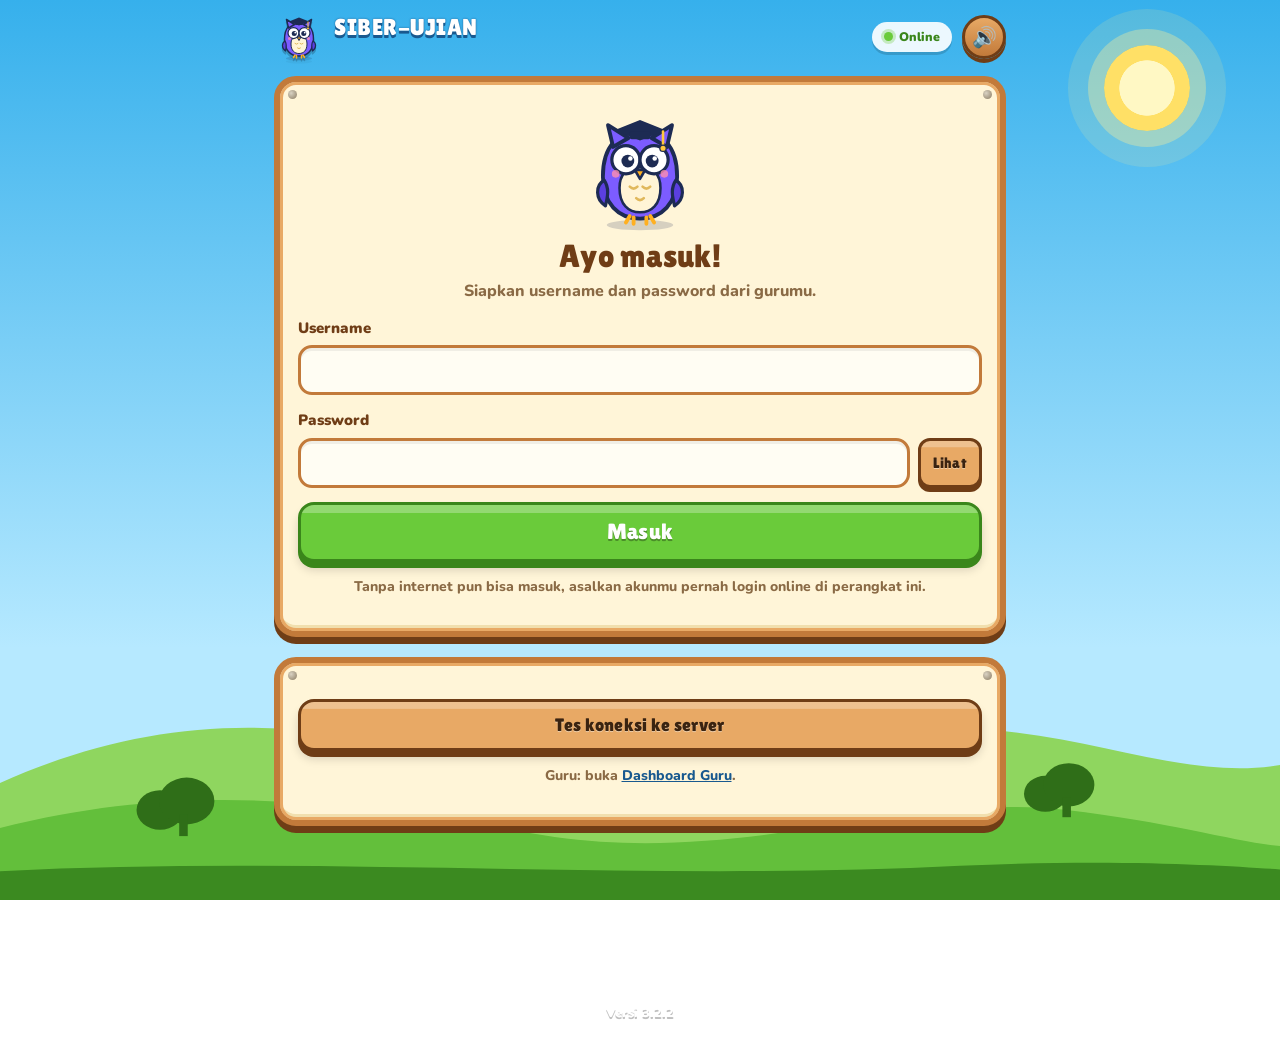
<file: index.html>
<!DOCTYPE html>
<html lang="id">
<head>
  <meta charset="UTF-8">
  <meta name="viewport" content="width=device-width, initial-scale=1">
  <meta name="theme-color" content="#36b0ec">
  <meta http-equiv="Content-Security-Policy" content="default-src 'self'; script-src 'self'; style-src 'self'; img-src 'self' blob: data:; connect-src 'self' https://script.google.com https://script.googleusercontent.com; worker-src 'self'; manifest-src 'self'; object-src 'none'; base-uri 'self'; form-action 'none'">
  <meta name="referrer" content="no-referrer">
  <title>SIBER-UJIAN</title>
  <link rel="manifest" href="manifest.json">
  <link rel="icon" type="image/png" href="assets/icons/favicon.png">
  <link rel="apple-touch-icon" href="assets/icons/apple-touch-icon.png">
  <link rel="stylesheet" href="css/style.css">
  <link rel="stylesheet" href="css/login.css">
  <link rel="stylesheet" href="css/exam.css">
  <link rel="stylesheet" href="css/game.css">
</head>
<body class="theme-kids theme-game">
  <div class="scene" aria-hidden="true">
    <div class="sun"></div>
    <div class="cloud c1"></div><div class="cloud c2"></div><div class="cloud c3"></div>
    <svg class="hills" viewBox="0 0 1200 300" preserveAspectRatio="none">
      <path d="M0 170 C 150 90 300 90 450 160 C 600 230 700 120 860 110 C 1000 100 1100 170 1200 150 L1200 300 L0 300 Z" fill="#8fd65f"/>
      <path d="M0 220 C 200 160 350 200 520 230 C 700 260 850 180 1000 200 C 1100 214 1160 236 1200 240 L1200 300 L0 300 Z" fill="#63bf3b"/>
      <path d="M0 268 C 300 250 600 280 900 262 C 1050 254 1150 262 1200 266 L1200 300 L0 300 Z" fill="#3b8a20"/>
      <g fill="#2f6e18">
        <circle cx="150" cy="200" r="22"/><circle cx="175" cy="190" r="26"/><rect x="168" y="205" width="8" height="24"/>
        <circle cx="980" cy="182" r="20"/><circle cx="1002" cy="172" r="24"/><rect x="996" y="186" width="8" height="22"/>
      </g>
    </svg>
  </div>
  <header class="topbar">
    <img src="assets/mascot.svg" class="topbar-mascot" alt="">
    <div class="topbar-titles">
      <div class="app-title">SIBER-UJIAN</div>
      <div class="school-name" id="school-name">&nbsp;</div>
    </div>
    <div class="net-status" id="net-status">...</div>
    <button type="button" id="btn-sound" class="sound-btn" aria-label="Matikan suara">🔊</button>
  </header>

  <main class="container">

    <!-- Status mode offline / pasang / perbarui (tidak tampil saat ujian) -->
    <div id="pwa-bar" class="pwa-bar" hidden>
      <span id="pwa-status" class="pwa-status">Memeriksa mode offline...</span>
      <button type="button" id="btn-pwa-install" class="btn btn-light btn-small" hidden>Pasang aplikasi</button>
      <button type="button" id="btn-pwa-update" class="btn btn-primary btn-small" hidden>Perbarui ke versi baru</button>
    </div>

    <!-- LAYAR: Memuat -->
    <section id="screen-loading" class="screen">
      <div class="card center"><p><strong>Menyiapkan aplikasi...</strong></p></div>
    </section>

    <!-- LAYAR: Error fatal -->
    <section id="screen-fatal" class="screen" hidden>
      <div class="card">
        <h2>Aplikasi tidak dapat berjalan</h2>
        <div id="fatal-message" class="msg msg-error"></div>
        <p class="small">Coba: gunakan Google Chrome versi terbaru, jangan gunakan mode Penyamaran/Incognito,
          dan buka lewat alamat <code>https://...github.io/siber-ujian/</code>.</p>
      </div>
    </section>

    <!-- LAYAR: URL API belum diisi -->
    <section id="screen-setup" class="screen" hidden>
      <div class="card">
        <h2>Alamat server belum diatur</h2>
        <p>Admin perlu membuat file <code>js/api-url.js</code> berisi satu baris:</p>
        <p><code>const SIBER_API_URL = 'https://script.google.com/macros/s/.../exec';</code></p>
        <p class="small">Isi dengan URL Web App Google Apps Script sekolah (berakhiran <code>/exec</code>).</p>
      </div>
    </section>

    <!-- LAYAR: Login -->
    <section id="screen-login" class="screen" hidden>
      <div class="card">
        <div class="login-hero">
          <img src="assets/mascot.svg" alt="">
          <h2>Ayo masuk!</h2>
          <p>Siapkan username dan password dari gurumu.</p>
        </div>
        <form id="login-form" autocomplete="off" novalidate>
          <label for="login-username">Username</label>
          <input id="login-username" type="text" autocapitalize="none" autocorrect="off"
                 spellcheck="false" maxlength="50">

          <label for="login-password">Password</label>
          <div class="password-row">
            <input id="login-password" type="password" maxlength="100">
            <button type="button" id="btn-toggle-password" class="btn btn-light btn-small">Lihat</button>
          </div>

          <button type="submit" id="btn-login" class="btn btn-primary btn-big btn-block">Masuk</button>
        </form>
        <div id="login-message" class="msg" hidden></div>
        <p class="small center">Tanpa internet pun bisa masuk, asalkan akunmu pernah login online di perangkat ini.</p>
      </div>

      <div class="card">
        <button type="button" id="btn-ping" class="btn btn-light btn-block">Tes koneksi ke server</button>
        <div id="ping-message" class="msg" hidden></div>
        <p class="small center">Guru: buka <a href="dashboard.html">Dashboard Guru</a>.</p>
      </div>
    </section>

    <!-- LAYAR: Beranda -->
    <section id="screen-home" class="screen" hidden>
      <div class="card">
        <div class="home-hello">
          <img src="assets/mascot.svg" alt="">
          <div>
            <h2 id="home-name"></h2>
            <div id="home-mode" class="mode-badge"></div>
          </div>
        </div>
        <details class="account-details">
          <summary class="small">Info akun dan perangkat</summary>
          <table class="info-table"><tbody id="home-info"></tbody></table>
        </details>
        <div id="session-message" class="msg" hidden></div>
        <button type="button" id="btn-logout" class="btn btn-light btn-block">Keluar</button>
      </div>

      <div class="card">
        <div class="section-title">
          <span class="section-icon icon-sun" aria-hidden="true">📝</span>
          <h3>Daftar ujian</h3>
        </div>
        <p class="small">Unduh soal saat ada internet (di rumah). Ujian bisa dikerjakan jika berstatus Siap.</p>
        <div class="btn-row">
          <button type="button" id="btn-load-exams" class="btn btn-light">Perbarui daftar</button>
          <button type="button" id="btn-download-all" class="btn btn-secondary">Unduh semua ujian</button>
        </div>
        <div id="home-message" class="msg" hidden></div>
        <div id="exam-list"></div>
      </div>

      <div class="card">
        <div class="section-title">
          <span class="section-icon icon-leaf" aria-hidden="true">📤</span>
          <h3>Hasil ujianmu</h3>
        </div>
        <p class="small">Hasil dikirim otomatis saat ada internet. Jangan hapus data aplikasi sebelum semua hasil terkirim.</p>
        <button type="button" id="btn-sync-now" class="btn btn-secondary btn-block">Kirim hasil sekarang</button>
        <div id="results-message" class="msg" hidden></div>
        <div id="results-list"></div>
      </div>

      <div class="card">
        <details>
          <summary class="section-title">
            <span class="section-icon icon-sky" aria-hidden="true">💾</span>
            <strong>Penyimpanan perangkat</strong>
          </summary>
          <table class="info-table"><tbody id="storage-info"></tbody></table>
          <div class="btn-row">
            <button type="button" id="btn-storage-test" class="btn btn-light">Uji simpan data</button>
            <button type="button" id="btn-storage-refresh" class="btn btn-light">Segarkan info</button>
          </div>
          <div id="storage-message" class="msg" hidden></div>
        </details>
      </div>

      <div class="card danger-zone">
        <h3>Khusus pengujian</h3>
        <p class="small">Menghapus SEMUA data aplikasi di perangkat ini (akun tersimpan, soal, hasil ujian, pengaturan).
          Jangan dipakai sebelum semua hasil ujian terkirim.</p>
        <button type="button" id="btn-wipe" class="btn btn-danger btn-block">Hapus semua data lokal</button>
      </div>
    </section>

    <!-- LAYAR: Pembuka ujian -->
    <section id="screen-exam-intro" class="screen" hidden>
      <div class="card">
        <h2 id="intro-title"></h2>
        <table class="info-table"><tbody id="intro-info"></tbody></table>
        <h4>Aturan main</h4>
        <ul id="intro-rules" class="rules"></ul>

        <div id="intro-token-box" class="token-box" hidden>
          <label for="intro-token">Token dari guru</label>
          <input id="intro-token" type="text" autocomplete="off" autocorrect="off" autocapitalize="characters"
                 spellcheck="false" maxlength="20" placeholder="X7K9-2QMT">
          <p class="small">Token dibacakan guru di kelas saat ujian akan dimulai. Pemeriksaan token tidak memerlukan internet.</p>
        </div>

        <div id="intro-message" class="msg" hidden></div>
        <button type="button" id="btn-intro-start" class="btn btn-primary btn-big btn-block">Mulai ujian sekarang</button>
        <button type="button" id="btn-intro-back" class="btn btn-light btn-block">Kembali</button>
      </div>
    </section>

    <!-- LAYAR: Ujian -->
    <section id="screen-exam" class="screen" hidden>
      <div class="card exam-header">
        <div class="exam-header-row">
          <div>
            <div id="exam-title" class="exam-title"></div>
            <div id="exam-progress" class="small"></div>
            <div class="exam-sub">
              <span id="exam-violations" class="violation-badge">✓ Pelanggaran: 0</span>
              <span id="exam-qtimer" class="qtimer" hidden></span>
              <button type="button" id="btn-fullscreen" class="btn btn-light btn-small" hidden>Layar penuh</button>
            </div>
          </div>
          <div id="exam-timer-box" class="timer-box">
            <div id="exam-timer-label" class="small">Sisa waktu</div>
            <div id="exam-timer" class="timer">--:--</div>
          </div>
        </div>
        <div class="progress-track"><div id="exam-progress-fill" class="progress-fill"></div></div>
        <div id="exam-progress-text" class="progress-text"></div>
        <div id="exam-notice" class="msg msg-info" hidden></div>
      </div>

      <div class="card question-card">
        <div id="exam-mode-info" class="msg msg-info mode-info" hidden></div>
        <div class="question-head">
          <span id="exam-qnum" class="question-num">1</span>
          <span class="question-label">Pilih satu jawaban yang paling tepat</span>
        </div>
        <div id="exam-question-text" class="question-text"></div>
        <img id="exam-question-image" class="question-image" alt="Gambar soal" hidden>
        <div id="exam-options" class="options"></div>
        <div id="exam-save-status" class="save-status save-none"></div>
        <div class="question-tools">
          <button type="button" id="btn-flag" class="btn btn-flag btn-small" aria-pressed="false" hidden>🏳️ Tandai ragu-ragu</button>
          <button type="button" id="btn-clear-answer" class="btn btn-light btn-small">Kosongkan jawaban</button>
        </div>
      </div>

      <div class="card">
        <div id="nav-row" class="btn-row">
          <button type="button" id="btn-prev" class="btn btn-light">← Sebelumnya</button>
          <button type="button" id="btn-next" class="btn btn-secondary">Berikutnya →</button>
        </div>
        <div id="exam-wait-hint" class="wait-hint" hidden></div>
        <h4 class="grid-title">Nomor soal</h4>
        <div id="exam-grid" class="grid"></div>
        <p id="grid-legend" class="small"></p>
        <button type="button" id="btn-finish" class="btn btn-danger btn-block">Selesai ujian</button>
      </div>
    </section>

    <!-- LAYAR: Konfirmasi selesai -->
    <section id="screen-exam-confirm" class="screen" hidden>
      <div class="card">
        <h2>Selesaikan ujian?</h2>
        <p>Sisa waktu: <strong id="confirm-timer">--:--</strong></p>
        <table class="info-table"><tbody id="confirm-info"></tbody></table>
        <div id="confirm-warning" class="msg msg-warn" hidden></div>
        <p class="small">Setelah diselesaikan, ujian TIDAK dapat dibuka kembali.</p>
        <button type="button" id="btn-confirm-yes" class="btn btn-danger btn-big btn-block">Ya, selesaikan ujian</button>
        <button type="button" id="btn-confirm-no" class="btn btn-light btn-block">Kembali ke soal</button>
      </div>
    </section>

    <!-- LAYAR: Ujian selesai -->
    <section id="screen-exam-done" class="screen" hidden>
      <div class="card">
        <div class="done-hero">
          <img src="assets/mascot.svg" alt="">
          <div class="stars" aria-hidden="true">⭐⭐⭐</div>
          <h2>Ujian selesai!</h2>
        </div>
        <div id="done-message" class="msg msg-ok"></div>
        <table class="info-table"><tbody id="done-info"></tbody></table>
        <p class="small">Hasil tersimpan di perangkat dan dikirim otomatis ke server saat ada internet.
          Jangan hapus data aplikasi sebelum hasil terkirim.</p>
        <button type="button" id="btn-done-home" class="btn btn-primary btn-big btn-block">Kembali ke beranda</button>
      </div>
    </section>

    <!-- Panel debug -->
    <details class="card debug">
      <summary>Panel debug (untuk pengujian)</summary>
      <pre id="debug-output">Belum ada request.</pre>
    </details>
  </main>

  <footer class="footer" id="footer-version"></footer>

  <!-- Pesan dari guru -->
  <div id="msg-modal" class="msg-modal" role="dialog" aria-modal="true" aria-labelledby="msg-from" hidden>
    <div class="msg-modal-card">
      <div class="msg-modal-head">
        <img src="assets/mascot.svg" alt="">
        <div>
          <div id="msg-from" class="msg-modal-from">Pesan dari guru</div>
          <div id="msg-time" class="msg-modal-time"></div>
        </div>
      </div>
      <div id="msg-text" class="msg-modal-text"></div>
      <div id="msg-count" class="msg-modal-count"></div>
      <button type="button" id="btn-msg-ok" class="btn btn-primary btn-big btn-block">Oke, mengerti</button>
    </div>
  </div>

  <script src="js/api-url.js" defer></script>
  <script src="js/config.js" defer></script>
  <script src="js/math-render.js" defer></script>
  <script src="js/ui.js" defer></script>
  <script src="js/db.js" defer></script>
  <script src="js/api.js" defer></script>
  <script src="js/auth.js" defer></script>
  <script src="js/sync.js" defer></script>
  <script src="js/token.js" defer></script>
  <script src="js/timer.js" defer></script>
  <script src="js/questions.js" defer></script>
  <script src="js/exam.js" defer></script>
  <script src="js/submit.js" defer></script>
  <script src="js/live.js" defer></script>
  <script src="js/sound.js" defer></script>
  <script src="js/device.js" defer></script>
  <script src="js/app.js" defer></script>
  <script src="js/pwa.js" defer></script>
</body>
</html>
</file>
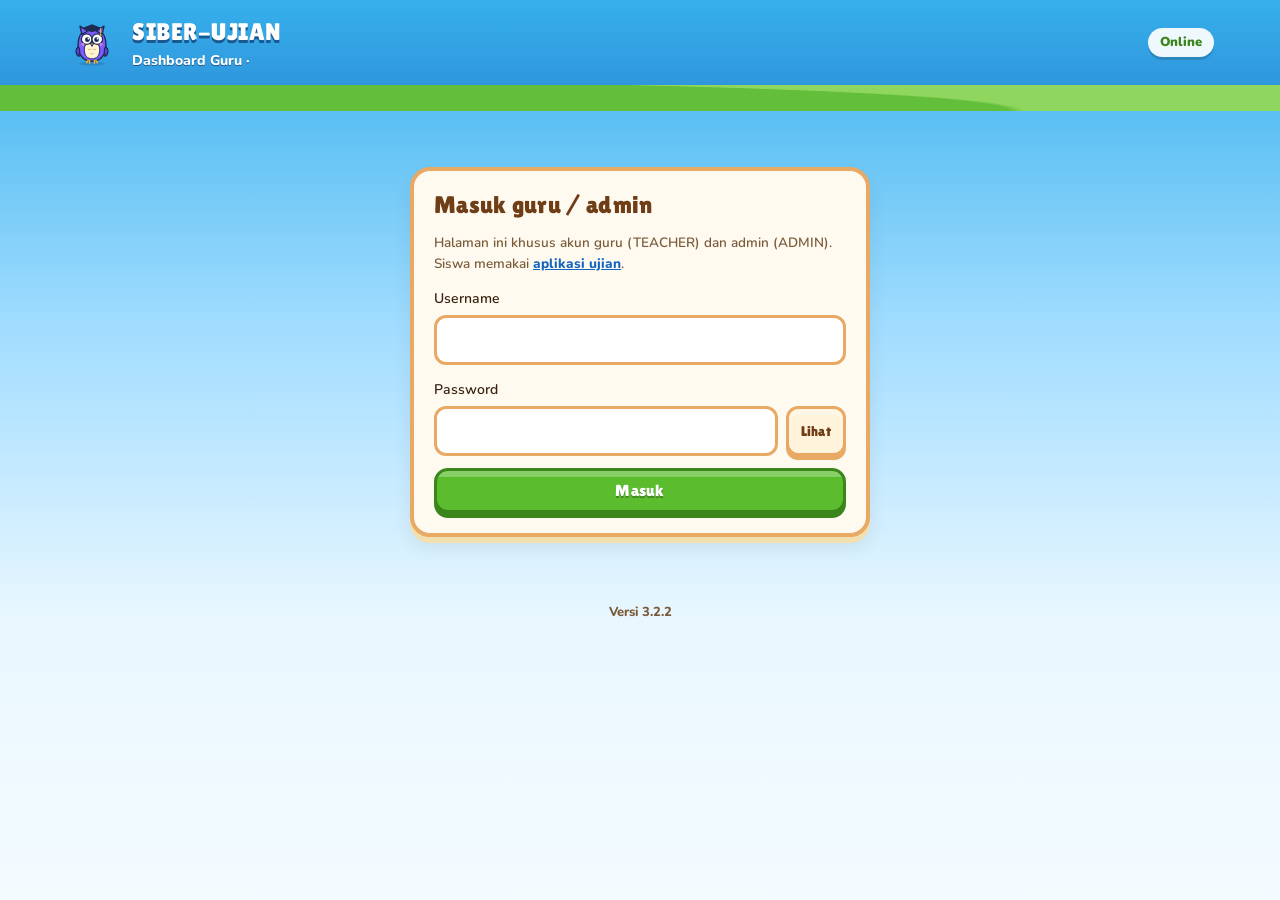
<file: dashboard.html>
<!DOCTYPE html>
<html lang="id">
<head>
  <meta charset="UTF-8">
  <meta name="viewport" content="width=device-width, initial-scale=1">
  <meta name="theme-color" content="#2e8fd8">
  <meta http-equiv="Content-Security-Policy" content="default-src 'self'; script-src 'self'; style-src 'self'; img-src 'self' blob: data:; connect-src 'self' https://script.google.com https://script.googleusercontent.com; worker-src 'self'; manifest-src 'self'; object-src 'none'; base-uri 'self'; form-action 'none'">
  <meta name="referrer" content="no-referrer">
  <title>Dashboard Guru - SIBER-UJIAN</title>
  <link rel="manifest" href="manifest.json">
  <link rel="icon" type="image/png" href="assets/icons/favicon.png">
  <link rel="apple-touch-icon" href="assets/icons/apple-touch-icon.png">
  <link rel="stylesheet" href="css/style.css">
  <link rel="stylesheet" href="css/login.css">
  <link rel="stylesheet" href="css/dashboard.css">
  <link rel="stylesheet" href="css/guru.css">
</head>
<body class="theme-pro theme-guru">
  <header class="pro-header">
    <div class="pro-header-inner">
      <img src="assets/mascot.svg" class="pro-logo" alt="">
      <div class="pro-titles">
        <div class="app-title">SIBER-UJIAN</div>
        <div class="pro-subtitle">Dashboard Guru · <span id="school-name">&nbsp;</span></div>
      </div>
      <div class="net-status" id="net-status">...</div>
    </div>
  </header>

  <main class="container wide">

    <div id="pwa-bar" class="pwa-bar" hidden>
      <span id="pwa-status" class="pwa-status">Memeriksa mode offline...</span>
      <button type="button" id="btn-pwa-install" class="btn btn-light btn-small" hidden>Pasang aplikasi</button>
      <button type="button" id="btn-pwa-update" class="btn btn-primary btn-small" hidden>Perbarui ke versi baru</button>
    </div>

    <section id="screen-loading" class="screen">
      <div class="card"><p>Memuat dashboard...</p></div>
    </section>

    <section id="screen-fatal" class="screen" hidden>
      <div class="card">
        <h2>Dashboard tidak dapat berjalan</h2>
        <div id="fatal-message" class="msg msg-error"></div>
      </div>
    </section>

    <section id="screen-setup" class="screen" hidden>
      <div class="card">
        <h2>Alamat server belum diatur</h2>
        <p>Buat file <code>js/api-url.js</code> berisi:
          <code>const SIBER_API_URL = 'https://script.google.com/macros/s/.../exec';</code></p>
      </div>
    </section>

    <section id="screen-login" class="screen" hidden>
      <div class="card narrow login-card">
        <h2>Masuk guru / admin</h2>
        <p class="small">Halaman ini khusus akun guru (TEACHER) dan admin (ADMIN).
          Siswa memakai <a href="index.html">aplikasi ujian</a>.</p>
        <form id="login-form" autocomplete="off" novalidate>
          <label for="login-username">Username</label>
          <input id="login-username" type="text" autocapitalize="none" autocorrect="off"
                 spellcheck="false" maxlength="50">

          <label for="login-password">Password</label>
          <div class="password-row">
            <input id="login-password" type="password" maxlength="100">
            <button type="button" id="btn-toggle-password" class="btn btn-light btn-small">Lihat</button>
          </div>

          <button type="submit" id="btn-login" class="btn btn-primary btn-block">Masuk</button>
        </form>
        <div id="login-message" class="msg" hidden></div>
      </div>
    </section>

    <section id="screen-home" class="screen" hidden>

      <div class="card control-card">
        <div class="dash-head">
          <div>
            <div class="small">Masuk sebagai <span id="dash-role"></span></div>
            <h2 id="dash-teacher"></h2>
          </div>
          <button type="button" id="btn-logout" class="btn btn-light btn-small">Keluar</button>
        </div>

        <div class="toolbar">
          <label class="field">Ujian
            <select id="sel-exam"></select>
          </label>
          <label class="field">Kelas
            <select id="sel-class"><option value="">Semua kelas</option></select>
          </label>
          <label class="field">Urutkan peserta
            <select id="sel-sort">
              <option value="class">Kelas lalu nama</option>
              <option value="score_desc">Nilai tertinggi</option>
              <option value="score_asc">Nilai terendah</option>
              <option value="violations">Pelanggaran terbanyak</option>
              <option value="status">Belum terkirim dulu</option>
              <option value="warn">Ada catatan dulu</option>
            </select>
          </label>
          <button type="button" id="btn-refresh" class="btn btn-primary">Perbarui</button>
        </div>
        <label class="check-row"><input type="checkbox" id="chk-auto"> Perbarui otomatis setiap 60 detik (saat online)</label>
        <div id="dash-message" class="msg" hidden></div>
      </div>

      <div class="exam-banner">
        <h1 id="dash-exam-title">Pilih ujian</h1>
        <div id="dash-exam-info" class="exam-banner-info"></div>
        <div id="dash-fetched" class="exam-banner-meta"></div>
      </div>

      <div id="dash-note" class="msg msg-info" hidden></div>

      <div id="summary-grid" class="summary-grid"></div>

      <nav class="tabs" id="dash-tabs" role="tablist">
        <button type="button" class="tab is-active" role="tab" aria-selected="true" data-tab="pantau">📡 Pantau langsung</button>
        <button type="button" class="tab" role="tab" aria-selected="false" data-tab="hasil">🏆 Hasil &amp; nilai</button>
        <button type="button" class="tab" role="tab" aria-selected="false" data-tab="siswa">📱 Siswa &amp; HP</button>
        <button type="button" class="tab" role="tab" aria-selected="false" data-tab="laporan">📄 Laporan PDF</button>
        <button type="button" class="tab" role="tab" aria-selected="false" data-tab="token">🔑 Token</button>
      </nav>

      <div class="tabpane" id="tab-pantau" role="tabpanel">
      <div class="two-col">
        <div class="card" id="live-card">
          <div class="card-head">
            <h3>Pantauan langsung</h3>
            <button type="button" id="btn-live-refresh" class="btn btn-light btn-small">Muat ulang</button>
          </div>
          <p class="small">Hanya siswa yang sedang terhubung internet yang bisa dipantau. Siswa yang ujian tanpa internet terlihat "Tidak terhubung" sampai online kembali.</p>
          <div id="live-summary" class="live-summary"></div>
          <div id="live-message" class="msg" hidden></div>
          <div id="live" class="table-wrap"></div>
        </div>

        <div class="card" id="msg-card">
          <div class="card-head"><h3>Kirim pesan ke layar siswa</h3></div>
          <label class="field">Kepada
            <select id="msg-target"></select>
          </label>
          <label class="field">Pesan
            <textarea id="msg-input" rows="3" maxlength="300" placeholder="Contoh: Sisa waktu 10 menit, periksa kembali jawabanmu."></textarea>
          </label>
          <div class="msg-actions">
            <span id="msg-counter" class="small">0 / 300</span>
            <button type="button" id="btn-send-message" class="btn btn-primary">Kirim pesan</button>
          </div>
          <div id="msgsend-message" class="msg" hidden></div>
          <h4 class="sub-head">Riwayat pesan</h4>
          <div id="msg-list" class="msg-list"></div>
        </div>
      </div>
      </div>

      <div class="tabpane" id="tab-hasil" role="tabpanel" hidden>
      <div class="card">
        <div class="card-head">
          <h3>Daftar peserta &amp; nilai</h3>
          <button type="button" id="btn-regrade" class="btn btn-light btn-small" title="Menilai ulang semua jawaban ujian ini dengan kunci & bobot terbaru di sheet QUESTIONS">♻️ Nilai ulang (kunci terbaru)</button>
        </div>
        <div id="regrade-message" class="msg" hidden></div>
        <p class="small">Merah muda = ada pelanggaran (keluar layar, aplikasi ditutup, keluar layar penuh). Kuning = ada catatan jam/data. Arahkan kursor ke angka pelanggaran untuk melihat rinciannya. Tekan <b>Detail</b> untuk melihat lembar jawaban, <b>mengoreksi nilai</b> per soal, atau <b>menghapus kiriman</b> agar siswa bisa ujian ulang.</p>
        <div id="participants" class="table-wrap"></div>
      </div>

      <div class="two-col">
        <div class="card">
          <h3>Rekap per kelas</h3>
          <div id="by-class" class="table-wrap"></div>
        </div>

        <div class="card">
          <h3>Export</h3>
          <p class="small">Mengekspor data yang sedang tampil (ujian dan filter kelas).</p>
          <div class="export-grid">
            <button type="button" id="btn-export-xlsx" class="btn btn-primary">Excel (.xlsx)</button>
            <button type="button" id="btn-export-print" class="btn btn-primary">Cetak / PDF</button>
            <button type="button" id="btn-export-csv-participants" class="btn btn-light">CSV peserta</button>
            <button type="button" id="btn-export-csv-items" class="btn btn-light">CSV analisis soal</button>
          </div>
          <div id="export-message" class="msg" hidden></div>
        </div>
      </div>

      <div class="card">
        <h3>Analisis butir soal</h3>
        <p class="small">Mudah: 70% siswa atau lebih menjawab benar. Sedang: 30–70%. Sukar: di bawah 30%.
          Sebaran memakai huruf pilihan asli sesuai sheet QUESTIONS.</p>
        <div id="items" class="table-wrap"></div>
      </div>
      </div>

      <div class="tabpane" id="tab-siswa" role="tabpanel" hidden>
        <div class="card">
          <div class="card-head">
            <h3>Kesiapan kelas</h3>
            <button type="button" id="btn-siswa-refresh" class="btn btn-primary btn-small">Muat ulang</button>
          </div>
          <p class="small">Mengikuti pilihan <b>Ujian</b> dan <b>Kelas</b> di atas. Data HP dikirim otomatis setiap kali HP siswa online
            (saat login, memperbarui daftar, mengunduh soal, dan mengirim hasil). Login yang terjadi saat offline baru muncul setelah HP itu online lagi.</p>
          <div id="siswa-message" class="msg" hidden></div>
          <div id="siswa-summary" class="table-wrap"></div>
        </div>
        <div class="card">
          <div class="card-head">
            <h3>Login siswa</h3>
            <label class="field field-inline">Tampilkan
              <select id="siswa-filter">
                <option value="">Semua siswa</option>
                <option value="never">Belum pernah login</option>
                <option value="noexam">Belum ada HP siap (ujian ini)</option>
                <option value="notsent">Belum mengirim hasil</option>
                <option value="pending">Jawaban tertahan di HP</option>
              </select>
            </label>
          </div>
          <div id="siswa-students" class="table-wrap"></div>
        </div>
        <div class="card">
          <h3>Daftar HP</h3>
          <p class="small">"Ujian ini ada?" = paket soal ujian terpilih sudah diunduh dan siap di HP tersebut. "Versi lama" = siswa perlu menekan <b>Perbarui daftar</b> lalu unduh ulang.
            "Jawaban tertahan" &gt; 0 = ada hasil yang belum terkirim; minta siswa membuka aplikasi saat online lalu tekan <b>Kirim hasil sekarang</b>.</p>
          <div id="siswa-devices" class="table-wrap"></div>
        </div>
      </div>

      <div class="tabpane" id="tab-laporan" role="tabpanel" hidden>
        <div class="card">
          <div class="card-head">
            <h3>Buat laporan PDF</h3>
            <button type="button" id="btn-lap-refresh" class="btn btn-light btn-small">Muat ulang data</button>
          </div>
          <p class="small">Pilih jenis laporan, atur pilihan, lalu tekan <b>Buat laporan</b>. Laporan terbuka di tab baru; tekan
            <b>🖨️ Cetak / Simpan PDF</b> lalu pilih tujuan <b>Simpan sebagai PDF</b>. Bisa di laptop maupun Chrome Android.</p>
          <div id="lap-message" class="msg" hidden></div>
          <form id="lap-form" autocomplete="off" novalidate>
            <div class="lap-types" id="lap-types">
              <label class="lap-type"><input type="radio" name="lap-jenis" value="rekap" checked><span><b>📊 Rekap nilai satu ujian</b><small>Per kelas atau semua kelas, ketuntasan, peringkat, sebaran nilai</small></span></label>
              <label class="lap-type"><input type="radio" name="lap-jenis" value="detail"><span><b>📝 Lembar jawaban per siswa</b><small>Jawaban vs kunci, 1 halaman per siswa</small></span></label>
              <label class="lap-type"><input type="radio" name="lap-jenis" value="analisis"><span><b>🔍 Analisis butir soal</b><small>Tingkat kesukaran & sebaran pilihan satu ujian</small></span></label>
              <label class="lap-type"><input type="radio" name="lap-jenis" value="kelas"><span><b>🏫 Rekap semua ujian per kelas</b><small>Tabel nilai semua ujian satu kelas</small></span></label>
              <label class="lap-type"><input type="radio" name="lap-jenis" value="mapel"><span><b>📚 Rekap per mata pelajaran</b><small>Semua ujian satu mapel, per kelas atau semua kelas</small></span></label>
              <label class="lap-type"><input type="radio" name="lap-jenis" value="riwayat"><span><b>👤 Riwayat nilai satu siswa</b><small>Semua ujian yang diikuti satu siswa</small></span></label>
            </div>
            <div class="lap-grid">
              <label class="field" data-lap="rekap detail analisis">Ujian<select id="lap-exam"></select></label>
              <label class="field" data-lap="rekap detail analisis kelas mapel riwayat">Kelas<select id="lap-class"></select></label>
              <label class="field" data-lap="detail riwayat">Siswa<select id="lap-student"></select></label>
              <label class="field" data-lap="kelas mapel">Mata pelajaran<select id="lap-subject"></select></label>
              <label class="field" data-lap="rekap kelas mapel">Urutan<select id="lap-sort">
                <option value="kelas">Kelas, lalu nama</option>
                <option value="nama">Nama</option>
                <option value="nilai">Nilai tertinggi (peringkat)</option>
              </select></label>
              <label class="field" data-lap="rekap detail kelas mapel riwayat">KKM<input type="number" id="lap-kkm" min="0" max="100" step="1"></label>
              <label class="field">Tanggal laporan<input type="date" id="lap-date"></label>
            </div>
            <div class="lap-checks">
              <label class="check-row" data-lap="rekap"><input type="checkbox" id="lap-absent" checked> Tampilkan siswa yang tidak ikut</label>
              <label class="check-row" data-lap="detail"><input type="checkbox" id="lap-qtext" checked> Sertakan teks soal &amp; pilihan</label>
              <label class="check-row" data-lap="detail"><input type="checkbox" id="lap-key" checked> Tampilkan kunci jawaban</label>
              <label class="check-row"><input type="checkbox" id="lap-sign" checked> Tanda tangan guru &amp; kepala sekolah</label>
            </div>
            <details class="lap-identity">
              <summary>Ubah identitas kop &amp; tanda tangan</summary>
              <div class="lap-grid">
                <label class="field">Kota<input type="text" id="lap-city" maxlength="120"></label>
                <label class="field">Tahun pelajaran<input type="text" id="lap-year" maxlength="120"></label>
                <label class="field">Nama guru<input type="text" id="lap-teacher" maxlength="120"></label>
                <label class="field">NIP guru<input type="text" id="lap-teacher-nip" maxlength="120"></label>
                <label class="field">Nama kepala sekolah<input type="text" id="lap-head" maxlength="120"></label>
                <label class="field">NIP kepala sekolah<input type="text" id="lap-head-nip" maxlength="120"></label>
                <label class="field field-wide">Link logo sekolah (opsional, https://...)<input type="text" id="lap-logo" maxlength="500"></label>
              </div>
              <p class="small">Isian ini dipakai untuk laporan berikutnya. Tekan <b>Simpan sebagai bawaan</b> agar tersimpan di sheet CONFIG untuk semua guru.</p>
              <button type="button" id="btn-lap-save-settings" class="btn btn-light btn-small">💾 Simpan sebagai bawaan</button>
            </details>
            <button type="submit" id="btn-lap-make" class="btn btn-primary btn-big">📄 Buat laporan</button>
          </form>
        </div>
      </div>

      <div class="tabpane" id="tab-token" role="tabpanel" hidden>
        <div class="card">
          <div class="card-head">
            <h3>Token ujian</h3>
            <button type="button" id="btn-token-refresh" class="btn btn-light btn-small">Muat ulang</button>
          </div>
          <p class="small">Token hanya untuk ujian dengan <b>TOKEN_REQUIRED = YES</b>. Setiap token dibuat, VERSION ujian naik otomatis:
            siswa harus menekan <b>Perbarui daftar</b> lalu <b>Unduh soal</b> SETELAH token dibuat (saat ada internet) agar token bisa dipakai offline.</p>
          <label class="check-row"><input type="checkbox" id="token-only-exam" checked> Hanya token ujian yang dipilih di atas</label>
          <div id="token-message" class="msg" hidden></div>
          <div id="token-list" class="table-wrap"></div>
        </div>
        <div class="card">
          <h3>Buat token baru</h3>
          <form id="token-form" autocomplete="off" novalidate>
            <div class="lap-grid">
              <label class="field">Ujian<select id="token-exam"></select></label>
              <label class="field">Tanggal ujian<input type="date" id="token-date"></label>
              <label class="field">Jam mulai<input type="time" id="token-from" value="07:00"></label>
              <label class="field">Jam selesai<input type="time" id="token-until" value="12:00"></label>
            </div>
            <label class="check-row"><input type="checkbox" id="token-allday"> Berlaku sepanjang hari (00:00–23:59)</label>
            <button type="submit" id="btn-token-create" class="btn btn-primary">🔑 Buat token</button>
            <p class="small">Proses membuat token bisa 10–60 detik. Jangan tutup halaman.</p>
          </form>
          <div id="token-created" class="token-created" hidden></div>
        </div>
      </div>

      <p class="small center"><a href="index.html">Buka aplikasi ujian siswa</a></p>
    </section>
  </main>

  <div id="detail-modal" class="modal" hidden>
    <div class="modal-card">
      <div class="dash-head">
        <h3 id="detail-title">Detail jawaban</h3>
        <div class="dash-head-actions">
          <button type="button" id="btn-detail-print" class="btn btn-light btn-small" hidden>📄 Lembar jawaban PDF</button>
          <button type="button" id="btn-detail-delete" class="btn btn-danger btn-small" hidden>🗑️ Hapus kiriman</button>
          <button type="button" id="btn-detail-close" class="btn btn-light btn-small">Tutup</button>
        </div>
      </div>
      <table class="info-table"><tbody id="detail-info"></tbody></table>
      <p class="small">Huruf jawaban sesuai urutan pilihan asli di sheet QUESTIONS (bukan urutan acak di layar siswa).
        <b>Koreksi:</b> ✔ = anggap benar, ✘ = anggap salah, ↺ = kembali dinilai otomatis dengan kunci. Nilai langsung dihitung ulang.</p>
      <div id="detail-message" class="msg" hidden></div>
      <div id="detail-answers" class="table-wrap"></div>
    </div>
  </div>

  <footer class="footer" id="footer-version"></footer>

  <div id="print-area" class="print-area"></div>

  <script src="js/api-url.js" defer></script>
  <script src="js/config.js" defer></script>
  <script src="js/math-render.js" defer></script>
  <script src="js/ui.js" defer></script>
  <script src="js/db.js" defer></script>
  <script src="js/api.js" defer></script>
  <script src="js/auth.js" defer></script>
  <script src="js/dashboard.js" defer></script>
  <script src="js/reports.js" defer></script>
  <script src="js/laporan.js" defer></script>
  <script src="js/guru-extra.js" defer></script>
  <script src="js/pwa.js" defer></script>
</body>
</html>
</file>
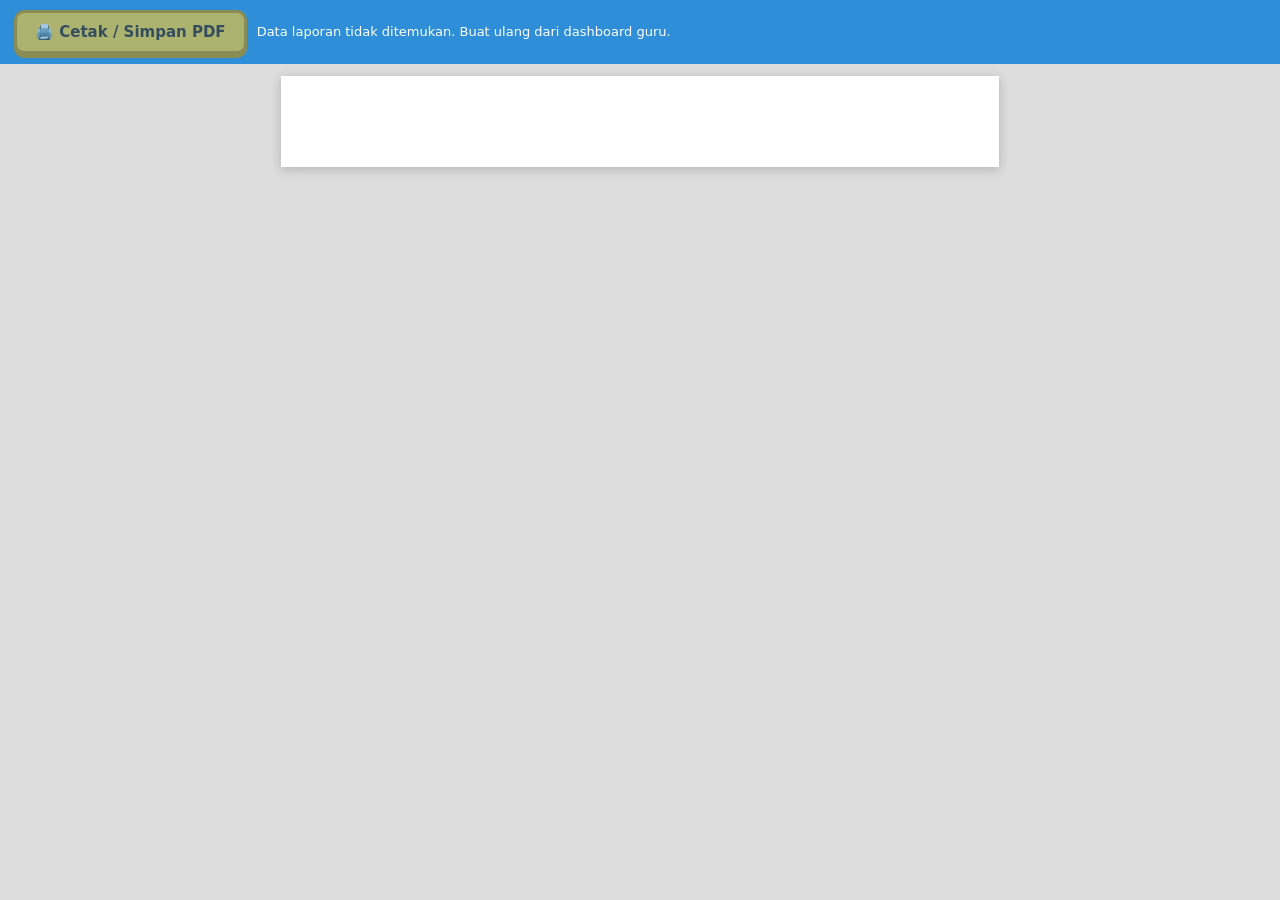
<file: laporan.html>
<!DOCTYPE html>
<html lang="id">
<head>
  <meta charset="UTF-8">
  <meta name="viewport" content="width=device-width, initial-scale=1">
  <meta http-equiv="Content-Security-Policy" content="default-src 'self'; script-src 'self'; style-src 'self'; img-src 'self' https: data: blob:; connect-src 'self'; object-src 'none'; base-uri 'self'; form-action 'none'">
  <meta name="referrer" content="no-referrer">
  <title>Laporan - SIBER-UJIAN</title>
  <link rel="icon" type="image/png" href="assets/icons/favicon.png">
  <link rel="stylesheet" href="css/laporan.css">
</head>
<body>
  <div class="alat">
    <button type="button" id="btn-print" disabled>🖨️ Cetak / Simpan PDF</button>
    <span id="status">Menyiapkan laporan… jangan tutup tab dashboard guru.</span>
  </div>
  <div class="wrap" id="isi"></div>
  <script src="js/math-render.js" defer></script>
  <script src="js/laporan-view.js" defer></script>
</body>
</html>
</file>
<file: css/style.css>
/* =====================================================================
   SIBER-UJIAN — style.css
   Dasar semua halaman + tema siswa "Langit Petualangan" (body.theme-kids).
   Dashboard guru memakai tema formal di dashboard.css (body.theme-pro).
   ===================================================================== */

:root {
  --sky-top: #2EA8F0;
  --sky-mid: #6CC6F7;
  --sky-low: #C9EEFF;
  --sun: #FFC93C;
  --sun-dark: #E6A400;
  --tomato: #F0433A;
  --tomato-dark: #C2241C;
  --leaf: #2FBF5B;
  --leaf-dark: #1E9443;
  --grape: #7C5CFF;
  --grape-dark: #5B3FE0;
  --ocean: #1E88E5;
  --ocean-dark: #1565C0;
  --ink: #1D2B53;
  --ink-soft: #3C4A73;
  --muted: #5E6B8C;
  --paper: #FFFFFF;
  --mist: #EEF7FF;
  --line: #CFE3F5;

  --radius-xl: 26px;
  --radius-lg: 20px;
  --radius-md: 14px;
  --radius-sm: 10px;

  --font-display: "Nunito", "Baloo 2", "Trebuchet MS", "Segoe UI", system-ui, sans-serif;
  --font-body: "Nunito", "Segoe UI", Roboto, system-ui, -apple-system, sans-serif;
}

/* ---------- Dasar ---------- */

* { box-sizing: border-box; }
[hidden] { display: none !important; }

html, body { margin: 0; padding: 0; }

body {
  font-family: var(--font-body);
  font-size: 16px;
  line-height: 1.5;
  color: var(--ink);
  background: var(--mist);
  min-height: 100vh;
}

h2, h3, h4 { margin-top: 0; line-height: 1.2; }
a { color: var(--ocean-dark); font-weight: 700; }
code { background: var(--mist); padding: 1px 6px; border-radius: 6px; font-size: 0.92em; }
.small { font-size: 14px; color: var(--muted); }
.muted { color: var(--muted); }
.center { text-align: center; }

:focus-visible { outline: 3px solid var(--sun); outline-offset: 2px; }

.container { max-width: 620px; margin: 0 auto; padding: 16px 14px 120px; position: relative; z-index: 1; }

/* ---------- Kartu ---------- */

.card {
  background: var(--paper);
  border-radius: var(--radius-lg);
  padding: 18px;
  margin-bottom: 18px;
}

/* ---------- Tombol ---------- */

.btn {
  display: inline-flex;
  align-items: center;
  justify-content: center;
  gap: 6px;
  min-height: 48px;
  padding: 10px 18px;
  border: 0;
  border-radius: var(--radius-md);
  font-family: var(--font-display);
  font-size: 16px;
  font-weight: 800;
  cursor: pointer;
  color: var(--ink);
  background: var(--paper);
  text-decoration: none;
  transition: transform 0.06s ease, box-shadow 0.06s ease;
}
.btn:disabled { opacity: 0.5; cursor: not-allowed; }
.btn-small { min-height: 38px; padding: 6px 12px; font-size: 14px; }
.btn-block { display: flex; width: 100%; margin-top: 12px; }
.btn-row { display: flex; gap: 10px; flex-wrap: wrap; margin-top: 12px; }
.btn-row .btn { flex: 1 1 140px; }

/* ---------- Pesan ---------- */

.msg {
  margin-top: 12px;
  padding: 11px 14px;
  border-radius: var(--radius-md);
  font-size: 15px;
  font-weight: 600;
  word-break: break-word;
  border-left: 6px solid transparent;
}
.msg-error { background: #FFE4E1; color: #9B1C14; border-left-color: var(--tomato); }
.msg-ok { background: #DDF8E5; color: #145C2C; border-left-color: var(--leaf); }
.msg-info { background: #E1F1FF; color: #134A8E; border-left-color: var(--ocean); }
.msg-warn { background: #FFF3CC; color: #7A5300; border-left-color: var(--sun-dark); }

/* ---------- Lencana ---------- */

.badge-row { display: flex; flex-wrap: wrap; gap: 6px; margin-top: 8px; }
.badge {
  display: inline-block;
  font-size: 13px;
  font-weight: 800;
  padding: 3px 10px;
  border-radius: 999px;
  background: var(--mist);
  color: var(--ink-soft);
}
.badge-warn { background: #FFF0BF; color: #7A5300; }
.badge-done { background: #CFF5DB; color: #145C2C; }
.badge-bad { background: #FFD6D2; color: #9B1C14; }

.mode-badge {
  display: inline-block;
  font-size: 13px;
  font-weight: 800;
  padding: 4px 12px;
  border-radius: 999px;
  margin-bottom: 10px;
}
.mode-online { background: #CFF5DB; color: #145C2C; }
.mode-offline { background: #FFF0BF; color: #7A5300; }

/* ---------- Tabel info ---------- */

.info-table { width: 100%; border-collapse: collapse; font-size: 14px; margin-bottom: 8px; }
.info-table th {
  text-align: left;
  color: var(--muted);
  font-weight: 600;
  padding: 6px 10px 6px 0;
  width: 44%;
  vertical-align: top;
}
.info-table td { padding: 6px 0; word-break: break-word; font-weight: 600; }
.info-table tr + tr th, .info-table tr + tr td { border-top: 1px dashed var(--line); }

/* ---------- Status jaringan & PWA ---------- */

.net-status {
  font-size: 13px;
  font-weight: 800;
  padding: 5px 12px;
  border-radius: 999px;
  background: #8A94AD;
  color: #FFFFFF;
  white-space: nowrap;
}
.net-status.is-online { background: var(--leaf); }
.net-status.is-offline { background: var(--tomato); }

.pwa-bar {
  display: flex;
  flex-wrap: wrap;
  align-items: center;
  justify-content: space-between;
  gap: 8px;
  background: var(--paper);
  border-radius: var(--radius-md);
  padding: 10px 14px;
  margin-bottom: 16px;
  font-size: 14px;
}
.pwa-bar .btn { flex: 0 0 auto; }
.pwa-status.ok { color: #145C2C; font-weight: 800; }
.pwa-status.warn { color: #7A5300; font-weight: 800; }
.pwa-status.error { color: #9B1C14; font-weight: 800; }

/* ---------- Panel debug & zona bahaya ---------- */

.debug summary { cursor: pointer; font-weight: 800; }
.debug pre {
  font-size: 12px;
  background: #16213E;
  color: #E2E8F5;
  padding: 12px;
  border-radius: var(--radius-sm);
  overflow-x: auto;
  max-height: 360px;
  white-space: pre-wrap;
  word-break: break-all;
}

.footer { text-align: center; font-size: 13px; color: var(--muted); padding: 8px 0 24px; position: relative; z-index: 1; }

/* =====================================================================
   TEMA SISWA: "Langit Petualangan"
   Ciri khas: langit cerah, bukit hijau, kartu bergaris tebal seperti stiker,
   tombol tebal yang "tertekan" saat disentuh.
   ===================================================================== */

body.theme-kids {
  font-family: var(--font-body);
  background: linear-gradient(180deg, var(--sky-top) 0%, var(--sky-mid) 38%, var(--sky-low) 100%) fixed;
}

/* Awan */
body.theme-kids::before {
  content: "";
  position: fixed;
  inset: 0;
  pointer-events: none;
  z-index: 0;
  background:
    radial-gradient(60px 26px at 12% 14%, rgba(255,255,255,0.95) 98%, transparent 100%),
    radial-gradient(42px 22px at 16% 11%, rgba(255,255,255,0.95) 98%, transparent 100%),
    radial-gradient(70px 28px at 84% 22%, rgba(255,255,255,0.85) 98%, transparent 100%),
    radial-gradient(46px 24px at 80% 19%, rgba(255,255,255,0.85) 98%, transparent 100%),
    radial-gradient(54px 22px at 58% 8%, rgba(255,255,255,0.7) 98%, transparent 100%);
}

/* Bukit */
body.theme-kids::after {
  content: "";
  position: fixed;
  left: 0;
  right: 0;
  bottom: 0;
  height: 120px;
  pointer-events: none;
  z-index: 0;
  background:
    radial-gradient(120% 90px at 20% 100%, #4CCB6E 98%, transparent 100%),
    radial-gradient(110% 110px at 85% 100%, #3BB65D 98%, transparent 100%),
    linear-gradient(0deg, #2FA650 0 34px, transparent 34px);
}

.theme-kids .topbar {
  position: relative;
  z-index: 2;
  display: flex;
  align-items: center;
  gap: 12px;
  padding: 12px 16px;
  max-width: 620px;
  margin: 0 auto;
}
.theme-kids .topbar-mascot {
  width: 54px;
  height: 54px;
  flex: 0 0 auto;
  filter: drop-shadow(0 3px 0 rgba(29, 43, 83, 0.35));
}
.theme-kids .topbar-titles { flex: 1 1 auto; min-width: 0; }
.theme-kids .app-title {
  font-family: var(--font-display);
  font-weight: 900;
  font-size: 24px;
  letter-spacing: 0.5px;
  color: #FFFFFF;
  text-shadow: 0 3px 0 var(--ink), 2px 0 0 var(--ink), -2px 0 0 var(--ink), 0 -2px 0 var(--ink);
  line-height: 1.1;
}
.theme-kids .school-name { font-size: 14px; font-weight: 800; color: var(--ink); opacity: 0.85; }
.theme-kids .net-status { border: 2px solid var(--ink); box-shadow: 0 3px 0 var(--ink); }

/* Kartu stiker */
.theme-kids .card {
  border: 3px solid var(--ink);
  border-radius: var(--radius-xl);
  box-shadow: 0 6px 0 var(--ink);
  padding: 20px;
}
.theme-kids .card h2,
.theme-kids .card h3 {
  font-family: var(--font-display);
  font-weight: 900;
  color: var(--ink);
}
.theme-kids .card h2 { font-size: 26px; }
.theme-kids .card h3 { font-size: 21px; }

/* Tombol tebal */
.theme-kids .btn {
  border: 3px solid var(--ink);
  box-shadow: 0 5px 0 var(--ink);
  border-radius: var(--radius-md);
}
.theme-kids .btn:active:not(:disabled) { transform: translateY(4px); box-shadow: 0 1px 0 var(--ink); }
.theme-kids .btn-primary { background: var(--sun); color: var(--ink); }
.theme-kids .btn-secondary { background: var(--ocean); color: #FFFFFF; }
.theme-kids .btn-danger { background: var(--tomato); color: #FFFFFF; }
.theme-kids .btn-light { background: #FFFFFF; color: var(--ink); }
.theme-kids .btn-big { font-size: 19px; min-height: 56px; }

.theme-kids .pwa-bar { border: 3px solid var(--ink); box-shadow: 0 4px 0 var(--ink); }
.theme-kids .msg { border: 2px solid rgba(29, 43, 83, 0.12); border-left-width: 6px; }
.theme-kids .badge { border: 2px solid rgba(29, 43, 83, 0.15); }
.theme-kids .footer { color: #FFFFFF; font-weight: 800; text-shadow: 0 2px 0 rgba(29, 43, 83, 0.4); }

/* Layar login */
.theme-kids .login-hero { text-align: center; padding-top: 8px; }
.theme-kids .login-hero img {
  width: 132px;
  height: 132px;
  margin: -6px auto 4px;
  display: block;
  animation: hop 2.6s ease-in-out infinite;
}
.theme-kids .login-hero h2 { margin-bottom: 4px; }
.theme-kids .login-hero p { margin: 0 0 6px; color: var(--muted); font-weight: 700; }

@keyframes hop {
  0%, 70%, 100% { transform: translateY(0); }
  80% { transform: translateY(-12px); }
  90% { transform: translateY(0); }
}

/* Beranda */
.theme-kids .home-hello { display: flex; align-items: center; gap: 12px; }
.theme-kids .home-hello img { width: 64px; height: 64px; flex: 0 0 auto; }
.theme-kids .home-hello h2 { margin: 0; }

.theme-kids .section-title {
  display: flex;
  align-items: center;
  gap: 10px;
}
.theme-kids .section-icon {
  width: 40px;
  height: 40px;
  border-radius: 12px;
  border: 3px solid var(--ink);
  display: inline-flex;
  align-items: center;
  justify-content: center;
  font-size: 20px;
  flex: 0 0 auto;
}
.theme-kids .icon-sun { background: var(--sun); }
.theme-kids .icon-leaf { background: #7FE09A; }
.theme-kids .icon-sky { background: #9FD8FF; }
.theme-kids .icon-grape { background: #C9BBFF; }

/* Kartu ujian di beranda */
.theme-kids .exam-card {
  border: 3px solid var(--ink);
  border-radius: var(--radius-lg);
  padding: 14px 14px 16px;
  margin-top: 14px;
  background: #FFFFFF;
  position: relative;
  overflow: hidden;
}
.theme-kids .exam-card::before {
  content: "";
  position: absolute;
  left: 0;
  top: 0;
  bottom: 0;
  width: 10px;
  background: var(--ocean);
}
.theme-kids .exam-card.mode-total::before { background: var(--ocean); }
.theme-kids .exam-card.mode-per_soal::before { background: var(--tomato); }
.theme-kids .exam-card.mode-fixed::before { background: var(--grape); }
.theme-kids .exam-card.result-card::before { background: var(--leaf); }
.theme-kids .exam-card > * { margin-left: 8px; }
.theme-kids .exam-card-head { display: flex; align-items: center; gap: 8px; flex-wrap: wrap; }
.theme-kids .exam-card h4 { margin: 0; font-family: var(--font-display); font-weight: 900; font-size: 19px; }
.theme-kids .subject-chip {
  font-size: 12px;
  font-weight: 900;
  padding: 3px 10px;
  border-radius: 999px;
  background: var(--sun);
  border: 2px solid var(--ink);
}
.theme-kids .exam-meta { font-size: 14px; margin-top: 4px; font-weight: 600; color: var(--ink-soft); }
.theme-kids .empty-note { font-weight: 700; }

.theme-kids .danger-zone { border-color: var(--tomato); box-shadow: 0 6px 0 var(--tomato-dark); }

/* ---------- Jendela pesan dari guru ---------- */

.msg-modal {
  position: fixed;
  inset: 0;
  z-index: 60;
  background: rgba(16, 26, 54, 0.55);
  display: flex;
  align-items: center;
  justify-content: center;
  padding: 18px;
}
.msg-modal-card {
  width: 100%;
  max-width: 440px;
  background: #FFFFFF;
  border: 4px solid var(--ink);
  border-radius: var(--radius-xl);
  box-shadow: 0 8px 0 var(--ink);
  padding: 18px 18px 20px;
  animation: pop 0.25s ease-out;
}
.msg-modal-head { display: flex; align-items: center; gap: 12px; margin-bottom: 8px; }
.msg-modal-head img { width: 58px; height: 58px; }
.msg-modal-from { font-family: var(--font-display); font-weight: 900; font-size: 19px; }
.msg-modal-time { font-size: 13px; color: var(--muted); font-weight: 700; }
.msg-modal-text {
  background: #FFF8DB;
  border: 3px dashed var(--sun-dark);
  border-radius: var(--radius-md);
  padding: 14px;
  font-size: 18px;
  font-weight: 700;
  white-space: pre-wrap;
  word-break: break-word;
}
.msg-modal-count { font-size: 13px; color: var(--muted); font-weight: 700; margin-top: 8px; min-height: 1em; }

@keyframes pop {
  from { transform: scale(0.9); opacity: 0; }
  to { transform: scale(1); opacity: 1; }
}

@media (prefers-reduced-motion: reduce) {
  .theme-kids .login-hero img, .msg-modal-card { animation: none; }
}

/* MathML/LaTeX presentation */
.latex-content { overflow-wrap: anywhere; line-height: 1.75; }
.latex-content math { font-size: 1.08em; vertical-align: middle; }
.latex-content math[display="block"] { display: block; margin: .55em 0; overflow-x: auto; overflow-y: hidden; text-align: center; }
.option-text.latex-content { min-width: 0; }
</file>
<file: css/login.css>
/* SIBER-UJIAN — login.css (formulir masuk) */

#login-form label {
  display: block;
  font-size: 15px;
  font-weight: 800;
  margin: 14px 0 6px;
}

#login-form input {
  width: 100%;
  min-height: 50px;
  padding: 10px 14px;
  border: 3px solid var(--line);
  border-radius: var(--radius-md);
  font-size: 17px;          /* minimal 16px agar iPhone tidak zoom otomatis */
  font-weight: 700;
  font-family: var(--font-body);
  color: var(--ink);
  background: #FFFFFF;
}

#login-form input:focus {
  outline: none;
  border-color: var(--ocean);
  box-shadow: 0 0 0 4px rgba(30, 136, 229, 0.2);
}

.theme-kids #login-form input { border-color: var(--ink); }
.theme-kids #login-form input:focus { border-color: var(--ocean); }

.password-row { display: flex; gap: 8px; align-items: stretch; }
.password-row input { flex: 1; }
.password-row .btn { flex: 0 0 auto; }
</file>
<file: css/exam.css>
/* =====================================================================
   SIBER-UJIAN — exam.css (layar ujian siswa)
   ===================================================================== */

/* ---------- Kepala ujian (menempel di atas) ---------- */

.exam-header { position: sticky; top: 8px; z-index: 10; padding: 14px 16px !important; }
.exam-header-row { display: flex; justify-content: space-between; align-items: center; gap: 12px; }
.exam-title { font-family: var(--font-display); font-weight: 900; font-size: 17px; line-height: 1.2; }
.exam-sub { display: flex; flex-wrap: wrap; align-items: center; gap: 6px; margin-top: 6px; }

.timer-box {
  flex: 0 0 auto;
  text-align: center;
  background: var(--sun);
  border: 3px solid var(--ink);
  border-radius: 18px;
  padding: 4px 12px 6px;
  box-shadow: 0 4px 0 var(--ink);
  min-width: 112px;
}
.timer-box .small { color: var(--ink); font-weight: 800; font-size: 12px; }
.timer {
  font-family: var(--font-display);
  font-size: 28px;
  font-weight: 900;
  font-variant-numeric: tabular-nums;
  color: var(--ink);
  white-space: nowrap;
  line-height: 1.1;
}
.timer-box.timer-warn { background: var(--tomato); animation: pulse 1s ease-in-out infinite; }
.timer-box.timer-warn .timer,
.timer-box.timer-warn .small { color: #FFFFFF; }
.timer.timer-warn { color: var(--tomato-dark); }
.timer-box .timer.timer-warn { color: #FFFFFF; }

@keyframes pulse {
  0%, 100% { transform: scale(1); }
  50% { transform: scale(1.04); }
}

.qtimer {
  display: inline-block;
  font-size: 13px;
  font-weight: 900;
  padding: 4px 10px;
  border-radius: 999px;
  border: 2px solid var(--ink);
}
.qtimer-wait { background: #FFE4E1; color: var(--tomato-dark); }
.qtimer-free { background: #CFF5DB; color: #145C2C; }

.violation-badge {
  display: inline-block;
  font-size: 13px;
  font-weight: 900;
  padding: 4px 10px;
  border-radius: 999px;
  border: 2px solid var(--ink);
  background: #CFF5DB;
  color: #145C2C;
}
.violation-badge.has-violation { background: var(--tomato); color: #FFFFFF; }

.progress-track {
  margin-top: 10px;
  height: 14px;
  background: var(--mist);
  border: 2px solid var(--ink);
  border-radius: 999px;
  overflow: hidden;
}
.progress-fill {
  height: 100%;
  width: 0;
  background: repeating-linear-gradient(45deg, var(--leaf) 0 12px, #4CD675 12px 24px);
  transition: width 0.3s ease;
}
.progress-text { font-size: 12px; font-weight: 800; color: var(--muted); margin-top: 4px; }

/* ---------- Soal ---------- */

.question-card { padding-top: 22px !important; }
.question-head { display: flex; align-items: center; gap: 10px; margin-bottom: 10px; }
.question-num {
  width: 48px;
  height: 48px;
  flex: 0 0 auto;
  border-radius: 50%;
  background: var(--grape);
  color: #FFFFFF;
  border: 3px solid var(--ink);
  display: inline-flex;
  align-items: center;
  justify-content: center;
  font-family: var(--font-display);
  font-weight: 900;
  font-size: 22px;
  box-shadow: 0 3px 0 var(--ink);
}
.question-label { font-weight: 800; color: var(--muted); }

.mode-info { margin-top: 0; margin-bottom: 14px; }

.question-text {
  font-size: 19px;
  font-weight: 700;
  line-height: 1.55;
  white-space: pre-wrap;
  margin-bottom: 14px;
}
.question-image {
  display: block;
  max-width: 100%;
  height: auto;
  margin: 8px 0 14px;
  border-radius: var(--radius-md);
  border: 3px solid var(--ink);
}

/* ---------- Pilihan jawaban ---------- */

.options { display: flex; flex-direction: column; gap: 12px; }
.option-btn {
  display: flex;
  gap: 12px;
  align-items: center;
  width: 100%;
  text-align: left;
  padding: 10px 12px;
  min-height: 60px;
  border: 3px solid var(--ink);
  border-radius: 18px;
  background: #FFFFFF;
  color: var(--ink);
  font-family: var(--font-body);
  font-size: 17px;
  font-weight: 700;
  cursor: pointer;
  box-shadow: 0 4px 0 var(--ink);
  transition: transform 0.06s ease, box-shadow 0.06s ease, background 0.15s ease;
}
.option-btn:active:not(:disabled) { transform: translateY(3px); box-shadow: 0 1px 0 var(--ink); }
.option-btn:disabled { opacity: 0.55; cursor: not-allowed; }
.option-letter {
  flex: 0 0 42px;
  height: 42px;
  border-radius: 50%;
  border: 3px solid var(--ink);
  display: flex;
  align-items: center;
  justify-content: center;
  font-family: var(--font-display);
  font-weight: 900;
  font-size: 19px;
  color: #FFFFFF;
}
.option-a .option-letter { background: var(--tomato); }
.option-b .option-letter { background: var(--ocean); }
.option-c .option-letter { background: var(--leaf); }
.option-d .option-letter { background: #FF8A1F; }
.option-text { flex: 1 1 auto; }
.option-check {
  flex: 0 0 30px;
  height: 30px;
  border-radius: 50%;
  display: flex;
  align-items: center;
  justify-content: center;
  font-weight: 900;
  font-size: 18px;
}
.option-btn.selected { background: #FFF6CC; transform: translateY(2px); box-shadow: 0 2px 0 var(--ink); }
.option-btn.selected .option-check { background: var(--leaf); color: #FFFFFF; border: 2px solid var(--ink); }
.option-btn.pending { border-style: dashed; }

.save-status {
  margin: 14px 0 10px;
  font-size: 14px;
  font-weight: 700;
  padding: 10px 12px;
  border-radius: var(--radius-md);
}
.save-ok { background: #DDF8E5; color: #145C2C; }
.save-pending { background: #FFF3CC; color: #7A5300; }
.save-error { background: #FFE4E1; color: #9B1C14; font-weight: 900; }
.save-none { background: var(--mist); color: var(--muted); }

/* ---------- Navigasi & nomor soal ---------- */

.wait-hint {
  margin-top: 12px;
  padding: 10px 12px;
  border-radius: var(--radius-md);
  background: #F1ECFF;
  color: var(--grape-dark);
  font-weight: 800;
  font-size: 14px;
}

.grid-title { margin: 18px 0 10px; font-family: var(--font-display); font-weight: 900; }
.grid { display: grid; grid-template-columns: repeat(auto-fill, minmax(48px, 1fr)); gap: 8px; }
.grid-btn {
  min-height: 48px;
  border: 3px solid var(--ink);
  border-radius: 14px;
  background: #FFFFFF;
  color: var(--ink);
  font-family: var(--font-display);
  font-weight: 900;
  font-size: 16px;
  cursor: pointer;
  box-shadow: 0 3px 0 var(--ink);
}
.grid-btn:disabled { cursor: default; box-shadow: none; }
.grid-btn.locked { background: #E4E9F2; color: #7A859E; border-color: #9AA5BF; }
.grid-btn.answered { background: var(--leaf); color: #FFFFFF; }
.grid-btn.next-open { background: #F1ECFF; color: var(--grape-dark); border-style: dashed; }
.grid-btn.current { outline: 4px solid var(--sun); outline-offset: 2px; }

/* ---------- Layar pembuka ---------- */

.rules { padding-left: 22px; font-size: 15px; font-weight: 600; }
.rules li { margin-bottom: 6px; }
.rules li::marker { color: var(--tomato); font-weight: 900; }

.token-box { margin: 16px 0 8px; }
.token-box label { display: block; font-weight: 900; font-size: 16px; margin-bottom: 6px; }
.token-box input {
  width: 100%;
  min-height: 58px;
  padding: 10px 12px;
  border: 3px solid var(--ink);
  border-radius: var(--radius-md);
  font-size: 26px;
  font-weight: 900;
  font-family: ui-monospace, Menlo, Consolas, monospace;
  letter-spacing: 4px;
  text-transform: uppercase;
  text-align: center;
  background: #FFFBEA;
}
.token-box input:focus { outline: none; border-color: var(--ocean); box-shadow: 0 0 0 4px rgba(30, 136, 229, 0.25); }

/* ---------- Layar selesai ---------- */

.done-hero { text-align: center; }
.done-hero img { width: 120px; height: 120px; display: block; margin: 0 auto 6px; }

@media (prefers-reduced-motion: reduce) {
  .timer-box.timer-warn { animation: none; }
}

@media (max-width: 380px) {
  .timer { font-size: 23px; }
  .timer-box { min-width: 92px; }
  .question-text { font-size: 17px; }
}
</file>
<file: css/game.css>
/* =====================================================================
   SIBER-UJIAN — game.css (v3)
   Tema game 2D cerah: langit, matahari, awan bergerak, bukit, papan kayu,
   tombol 3D, kotak soal berwarna. Dimuat PALING AKHIR sehingga menimpa
   tema lama. Font disimpan di assets/fonts (tetap tampil saat offline).
   ===================================================================== */

@font-face { font-family: 'Lilita One'; src: url('../assets/fonts/lilita-one.woff2') format('woff2'); font-weight: 400; font-display: swap; }
@font-face { font-family: 'Nunito'; src: url('../assets/fonts/nunito-600.woff2') format('woff2'); font-weight: 600; font-display: swap; }
@font-face { font-family: 'Nunito'; src: url('../assets/fonts/nunito-800.woff2') format('woff2'); font-weight: 700 800; font-display: swap; }
@font-face { font-family: 'Nunito'; src: url('../assets/fonts/nunito-900.woff2') format('woff2'); font-weight: 900; font-display: swap; }

body.theme-game {
  --g-sky-top: #36b0ec;
  --g-sky-bot: #b6e9ff;
  --g-wood: #c27a3a;
  --g-wood-l: #e8a965;
  --g-wood-d: #6f3d16;
  --g-paper: #fff5d8;
  --g-paper-d: #f1dfae;
  --g-ink: #3a2310;
  --g-muted: #8a6a45;
  --g-red: #e4432d;
  --g-red-d: #9e2414;
  --g-green: #6acb3a;
  --g-green-d: #3a861b;
  --g-blue: #2e8fd8;
  --g-blue-d: #19598f;
  --g-gold: #ffcb2b;
  --g-gold-d: #c78b00;
  --g-purple: #8b5cf6;
  --g-purple-d: #5b34c4;
  --g-orange: #ff8a1f;
  --g-orange-d: #b85a00;
  --g-game: 'Lilita One', 'Arial Rounded MT Bold', 'Trebuchet MS', system-ui, sans-serif;
  --g-body: 'Nunito', 'Segoe UI', system-ui, -apple-system, sans-serif;

  /* variabel tema lama diarahkan ke warna baru */
  --ink: var(--g-ink);
  --ink-soft: #5a3a1c;
  --muted: var(--g-muted);
  --sun: var(--g-gold);
  --sun-dark: var(--g-gold-d);
  --tomato: var(--g-red);
  --tomato-dark: var(--g-red-d);
  --leaf: var(--g-green);
  --leaf-dark: var(--g-green-d);
  --ocean: var(--g-blue);
  --ocean-dark: var(--g-blue-d);
  --grape: var(--g-purple);
  --grape-dark: var(--g-purple-d);
  --font-display: var(--g-game);
  --font-body: var(--g-body);

  font-family: var(--g-body);
  font-weight: 600;
  color: var(--g-ink);
  background: linear-gradient(180deg, var(--g-sky-top) 0%, var(--g-sky-bot) 72%) fixed;
  min-height: 100vh;
  overflow-x: hidden;
}
body.theme-game::before,
body.theme-game::after { display: none; content: none; }

/* ---------- Pemandangan ---------- */
.scene { position: fixed; inset: 0; z-index: 0; pointer-events: none; overflow: hidden; }
.scene .sun {
  position: absolute; top: 5vh; right: 7vw; width: 86px; height: 86px; border-radius: 50%;
  background: radial-gradient(circle, #fff8c4 0 45%, #ffe066 46% 100%);
  box-shadow: 0 0 0 16px rgba(255, 240, 150, .35), 0 0 0 36px rgba(255, 240, 150, .15);
  animation: sunPulse 6s ease-in-out infinite;
}
@keyframes sunPulse { 50% { transform: scale(1.06); } }
.scene .cloud { position: absolute; background: #fff; border-radius: 100px; opacity: .92; animation: drift linear infinite; }
.scene .cloud::before, .scene .cloud::after { content: ''; position: absolute; background: #fff; border-radius: 50%; }
.scene .c1 { width: 130px; height: 40px; top: 12vh; left: -150px; animation-duration: 70s; }
.scene .c1::before { width: 60px; height: 60px; top: -30px; left: 18px; }
.scene .c1::after { width: 46px; height: 46px; top: -20px; left: 64px; }
.scene .c2 { width: 90px; height: 30px; top: 27vh; left: -110px; animation-duration: 95s; animation-delay: -40s; }
.scene .c2::before { width: 44px; height: 44px; top: -22px; left: 12px; }
.scene .c2::after { width: 34px; height: 34px; top: -14px; left: 46px; }
.scene .c3 { width: 160px; height: 46px; top: 4vh; left: -180px; animation-duration: 120s; animation-delay: -80s; }
.scene .c3::before { width: 70px; height: 70px; top: -36px; left: 24px; }
.scene .c3::after { width: 54px; height: 54px; top: -24px; left: 80px; }
@keyframes drift { to { transform: translateX(calc(100vw + 400px)); } }
.scene .hills { position: absolute; left: 0; right: 0; bottom: 0; width: 100%; height: 30vh; min-height: 160px; }

.theme-game .topbar, .theme-game .container, .theme-game .footer { position: relative; z-index: 1; }

/* ---------- Bilah atas ---------- */
.theme-game .topbar { max-width: 760px; margin: 0 auto; padding: 12px 14px 4px; display: flex; align-items: center; gap: 10px; }
.theme-game .topbar-mascot { width: 50px; height: 50px; filter: drop-shadow(0 3px 0 rgba(0, 0, 0, .2)); animation: bob 3s ease-in-out infinite; }
@keyframes bob { 50% { transform: translateY(-4px) rotate(-3deg); } }
.theme-game .app-title {
  font-family: var(--g-game); font-weight: 400; font-size: 1.45rem; letter-spacing: .5px; color: #fff; line-height: 1.05;
  text-shadow: 0 3px 0 var(--g-blue-d), 0 0 2px var(--g-blue-d);
}
.theme-game .school-name { font-size: .82rem; font-weight: 800; color: #fff; opacity: 1; text-shadow: 0 1px 0 var(--g-blue-d); }
.theme-game .net-status {
  border: 0; border-radius: 99px; padding: 6px 12px; font-size: .78rem; font-weight: 900;
  background: rgba(255, 255, 255, .9); box-shadow: 0 3px 0 rgba(0, 0, 0, .15); color: var(--g-red-d);
}
.theme-game .net-status.is-online { color: var(--g-green-d); }
.theme-game .net-status::before {
  content: ''; display: inline-block; width: 9px; height: 9px; border-radius: 50%; margin-right: 6px; vertical-align: 0;
  background: var(--g-red);
}
.theme-game .net-status.is-online::before { background: var(--g-green); box-shadow: 0 0 0 3px rgba(106, 203, 58, .3); }
.sound-btn {
  flex: 0 0 auto; width: 44px; height: 44px; border-radius: 50%; border: 3px solid var(--g-wood-d);
  background: linear-gradient(180deg, var(--g-wood-l), var(--g-wood)); color: #fff; font-size: 20px; line-height: 1;
  box-shadow: 0 4px 0 var(--g-wood-d); cursor: pointer; display: inline-flex; align-items: center; justify-content: center;
}
.sound-btn:active { transform: translateY(3px); box-shadow: 0 1px 0 var(--g-wood-d); }
.sound-btn.is-muted { filter: grayscale(.8); }

/* ---------- Tata letak & papan kayu ---------- */
.theme-game .container { max-width: 760px; margin: 0 auto; padding: 10px 14px 150px; }
.theme-game .card {
  position: relative; background: var(--g-paper); color: var(--g-ink);
  border: 6px solid var(--g-wood); border-radius: 22px;
  box-shadow: 0 7px 0 var(--g-wood-d), inset 0 0 0 3px var(--g-wood-l), inset 0 -6px 0 var(--g-paper-d);
  padding: 22px 18px 20px; margin-bottom: 20px;
}
.theme-game .card::before, .theme-game .card::after {
  content: ''; position: absolute; top: 8px; width: 9px; height: 9px; border-radius: 50%;
  background: radial-gradient(circle at 35% 35%, #d9d2c3, #8a7b62);
}
.theme-game .card::before { left: 8px; }
.theme-game .card::after { right: 8px; }
.theme-game .screen:not([hidden]) { animation: screenIn .35s ease-out; }
@keyframes screenIn { from { opacity: 0; transform: translateY(10px) scale(.98); } }

.theme-game h2, .theme-game h3, .theme-game .card h2, .theme-game .card h3 {
  font-family: var(--g-game); font-weight: 400; color: var(--g-wood-d); letter-spacing: .3px; line-height: 1.15;
}
.theme-game .card h2 { font-size: 1.6rem; }
.theme-game .card h3 { font-size: 1.3rem; }
.theme-game h4 { font-family: var(--g-game); font-weight: 400; color: var(--g-wood-d); font-size: 1.1rem; }
.theme-game .small { color: var(--g-muted); font-weight: 700; }
.theme-game a { color: var(--g-blue-d); font-weight: 800; }
.theme-game code { background: var(--g-paper-d); border-radius: 6px; padding: 1px 5px; }

/* ---------- Tombol 3D ---------- */
.theme-game .btn {
  --c: var(--g-wood); --cd: var(--g-wood-d);
  font-family: var(--g-game); font-weight: 400; font-size: 1.1rem; letter-spacing: .3px;
  color: #fff; text-shadow: 0 2px 0 rgba(0, 0, 0, .3);
  background: linear-gradient(180deg, rgba(255, 255, 255, .28) 0 14%, rgba(255, 255, 255, 0) 15% 100%), var(--c);
  border: 3px solid var(--cd); border-radius: 16px; padding: 10px 18px; min-height: 52px;
  box-shadow: 0 6px 0 var(--cd), 0 8px 10px rgba(0, 0, 0, .15);
  cursor: pointer; user-select: none; -webkit-tap-highlight-color: transparent;
  transition: transform .08s, box-shadow .08s, filter .15s;
}
.theme-game .btn:hover:not(:disabled) { filter: brightness(1.06); }
.theme-game .btn:active:not(:disabled) { transform: translateY(5px); box-shadow: 0 1px 0 var(--cd); }
.theme-game .btn:disabled { filter: grayscale(.75) brightness(.95); opacity: .8; cursor: not-allowed; }
.theme-game .btn-primary { --c: var(--g-green); --cd: var(--g-green-d); }
.theme-game .btn-secondary { --c: var(--g-blue); --cd: var(--g-blue-d); }
.theme-game .btn-danger { --c: var(--g-red); --cd: var(--g-red-d); }
.theme-game .btn-light { --c: var(--g-wood-l); --cd: var(--g-wood-d); color: var(--g-ink); text-shadow: 0 1px 0 rgba(255, 255, 255, .45); }
.theme-game .btn-gold { --c: var(--g-gold); --cd: var(--g-gold-d); color: var(--g-ink); text-shadow: 0 1px 0 rgba(255, 255, 255, .5); }
.theme-game .btn-small { min-height: 40px; font-size: .95rem; padding: 6px 12px; border-radius: 12px; box-shadow: 0 4px 0 var(--cd); }
.theme-game .btn-big { min-height: 60px; font-size: 1.35rem; }
.theme-game .btn-block { margin-top: 14px; }

/* ---------- Isian ---------- */
.theme-game input[type="text"], .theme-game input[type="password"], .theme-game input:not([type]) {
  font-family: var(--g-body); font-weight: 800; color: var(--g-ink);
  background: #fffdf3; border: 3px solid var(--g-wood); border-radius: 14px; box-shadow: inset 0 3px 0 rgba(0, 0, 0, .06);
}
.theme-game #login-form label, .theme-game .token-box label { font-weight: 900; color: var(--g-wood-d); }
.theme-game #login-form input:focus, .theme-game .token-box input:focus { border-color: var(--g-gold-d); outline: 4px solid rgba(255, 203, 43, .45); }
.theme-game .token-box {
  background: #fff8db; border: 3px dashed var(--g-gold-d); border-radius: 16px; padding: 14px; margin: 14px 0;
}
.theme-game .token-box input {
  font-family: var(--g-game); font-size: 1.6rem; letter-spacing: 4px; text-align: center; text-transform: uppercase;
}

/* ---------- Pesan & label ---------- */
.theme-game .msg { border-radius: 14px; border: 3px solid transparent; font-weight: 800; padding: 10px 14px; }
.theme-game .msg-error { background: #ffe1dc; border-color: #f3a597; color: var(--g-red-d); }
.theme-game .msg-ok { background: #e3f8d6; border-color: #a6dc84; color: var(--g-green-d); }
.theme-game .msg-info { background: #e2f2ff; border-color: #9ccff3; color: var(--g-blue-d); }
.theme-game .msg-warn { background: #fff4c7; border-color: #f1cf5d; color: #7a5300; }
.theme-game .badge { border: 2px solid rgba(0, 0, 0, .12); font-weight: 900; border-radius: 99px; }
.theme-game .info-table th { color: var(--g-muted); font-weight: 800; }
.theme-game .info-table td { font-weight: 800; }
.theme-game .info-table tr + tr th, .theme-game .info-table tr + tr td { border-top: 2px dashed var(--g-paper-d); }
.theme-game .mode-badge { font-weight: 900; border-radius: 99px; }
.theme-game .pwa-bar {
  background: var(--g-paper); border: 4px solid var(--g-wood); border-radius: 16px; box-shadow: 0 5px 0 var(--g-wood-d);
}
.theme-game .footer { color: #fff; font-weight: 900; text-shadow: 0 2px 0 rgba(0, 0, 0, .25); }

/* ---------- Login & beranda ---------- */
.theme-game .login-hero img { width: 128px; height: 128px; animation: hop 2.6s ease-in-out infinite; }
.theme-game .login-hero h2 { font-size: 2rem; margin: 4px 0; }
.theme-game .home-hello img { width: 68px; height: 68px; animation: bob 3s ease-in-out infinite; }
.theme-game .home-hello h2 { font-size: 1.5rem; }
.theme-game .section-title h3 { margin: 0; }
.theme-game .section-icon { border: 3px solid var(--g-wood-d); box-shadow: 0 3px 0 var(--g-wood-d); border-radius: 12px; }
.theme-game .icon-sun { background: var(--g-gold); }
.theme-game .icon-leaf { background: #9be27a; }
.theme-game .icon-sky { background: #9fd8ff; }
.theme-game .icon-grape { background: #c9bbff; }

.theme-game .exam-card {
  background: #fffdf4; border: 4px solid var(--g-wood-l); border-radius: 18px;
  box-shadow: 0 5px 0 var(--g-paper-d); padding: 14px 14px 16px 22px; margin-top: 14px;
  transition: transform .15s;
}
.theme-game .exam-card:hover { transform: translateY(-2px); }
.theme-game .exam-card::before { width: 10px; border-radius: 0; }
.theme-game .exam-card.mode-total::before { background: var(--g-blue); }
.theme-game .exam-card.mode-per_soal::before { background: var(--g-red); }
.theme-game .exam-card.mode-fixed::before { background: var(--g-purple); }
.theme-game .exam-card.result-card::before { background: var(--g-green); }
.theme-game .exam-card h4 { font-family: var(--g-game); font-weight: 400; font-size: 1.2rem; color: var(--g-wood-d); }
.theme-game .subject-chip {
  font-family: var(--g-game); font-weight: 400; font-size: .85rem; color: #fff; text-shadow: 0 1px 0 var(--g-wood-d);
  background: linear-gradient(180deg, var(--g-wood-l), var(--g-wood)); border: 2px solid var(--g-wood-d);
  border-radius: 8px; padding: 2px 10px; transform: rotate(-2deg);
}
.theme-game .exam-meta { color: var(--g-muted); font-weight: 700; }
.theme-game .danger-zone { border-color: var(--g-red); box-shadow: 0 7px 0 var(--g-red-d); }

/* ---------- Ujian: HUD ---------- */
.theme-game .exam-header {
  background: linear-gradient(180deg, #4a2b12, #3a2310); color: #fff;
  border-color: var(--g-wood-d); box-shadow: 0 7px 0 #241406, inset 0 0 0 3px #7a4a22;
}
.theme-game .exam-header::before, .theme-game .exam-header::after { background: radial-gradient(circle at 35% 35%, #e8d9b8, #9a8458); }
.theme-game .exam-title { font-family: var(--g-game); font-weight: 400; font-size: 1.25rem; color: var(--g-gold); text-shadow: 0 2px 0 #000; }
.theme-game .exam-header .small { color: #f6e3c0; }
.theme-game .timer-box {
  background: radial-gradient(circle at 30% 25%, #fff3b0, var(--g-gold) 60%); color: var(--g-ink);
  border: 4px solid var(--g-gold-d); border-radius: 18px; box-shadow: 0 5px 0 #8a5f00; padding: 6px 14px; text-align: center;
}
.theme-game .timer-box .small { color: #6b4a00; font-weight: 900; }
.theme-game .timer { font-family: var(--g-game); font-weight: 400; font-size: 2rem; color: var(--g-ink); letter-spacing: 1px; }
.theme-game .timer-box.timer-warn {
  background: radial-gradient(circle at 30% 25%, #ffb3a6, var(--g-red) 60%); border-color: var(--g-red-d);
  box-shadow: 0 5px 0 #6b150a; animation: shake .6s ease-in-out infinite;
}
.theme-game .timer-box.timer-warn .small, .theme-game .timer-box .timer.timer-warn { color: #fff; }
@keyframes shake { 0%, 100% { transform: rotate(0); } 25% { transform: rotate(-2deg); } 75% { transform: rotate(2deg); } }
.theme-game .violation-badge { background: rgba(255, 255, 255, .15); color: #e9ffd9; border-radius: 99px; padding: 3px 10px; font-weight: 900; }
.theme-game .violation-badge.has-violation { background: var(--g-red); color: #fff; animation: shake .5s 2; }
.theme-game .qtimer { border-radius: 99px; font-weight: 900; }
.theme-game .qtimer-wait { background: var(--g-gold); color: var(--g-ink); }
.theme-game .qtimer-free { background: var(--g-green); color: #fff; }
.theme-game .progress-track {
  height: 18px; border-radius: 99px; background: #241406; border: 3px solid #7a4a22; overflow: hidden; margin-top: 12px;
}
.theme-game .progress-fill {
  height: 100%; border-radius: 99px; transition: width .4s ease;
  background: repeating-linear-gradient(45deg, var(--g-gold) 0 12px, #ffe27a 12px 24px);
  box-shadow: inset 0 -4px 0 rgba(0, 0, 0, .15);
}
.theme-game .progress-text { color: #fff; font-weight: 900; text-align: right; margin-top: 4px; }

/* ---------- Ujian: soal & pilihan ---------- */
.theme-game .question-head { display: flex; align-items: center; gap: 10px; margin-bottom: 10px; }
.theme-game .question-num {
  min-width: 52px; height: 52px; border-radius: 50%; display: inline-flex; align-items: center; justify-content: center;
  font-family: var(--g-game); font-weight: 400; font-size: 1.5rem; color: #fff; text-shadow: 0 2px 0 var(--g-blue-d);
  background: radial-gradient(circle at 30% 25%, #7cc8ff, var(--g-blue) 65%); border: 4px solid var(--g-blue-d);
  box-shadow: 0 4px 0 var(--g-blue-d);
}
.theme-game .question-label { color: var(--g-muted); font-weight: 900; }
.theme-game .question-text { font-size: 1.18rem; font-weight: 800; line-height: 1.6; color: var(--g-ink); }
.theme-game .question-image { border: 4px solid var(--g-wood-l); border-radius: 14px; background: #fff; }
.theme-game .options { display: grid; gap: 12px; margin-top: 14px; }
.theme-game .option-btn {
  border: 4px solid var(--g-wood-l); border-radius: 18px; background: #fffdf4; color: var(--g-ink);
  box-shadow: 0 5px 0 var(--g-paper-d); font-family: var(--g-body); font-weight: 800; font-size: 1.08rem;
  min-height: 64px; padding: 10px 12px;
}
.theme-game .option-btn:hover:not(:disabled) { border-color: var(--g-gold); }
.theme-game .option-btn:active:not(:disabled) { transform: translateY(4px); box-shadow: 0 1px 0 var(--g-paper-d); }
.theme-game .option-letter {
  flex: 0 0 46px; height: 46px; border: 3px solid rgba(0, 0, 0, .25); font-family: var(--g-game); font-weight: 400;
  font-size: 1.35rem; text-shadow: 0 2px 0 rgba(0, 0, 0, .25); box-shadow: inset 0 -4px 0 rgba(0, 0, 0, .18);
}
.theme-game .option-a .option-letter { background: var(--g-red); }
.theme-game .option-b .option-letter { background: var(--g-blue); }
.theme-game .option-c .option-letter { background: var(--g-green); }
.theme-game .option-d .option-letter { background: var(--g-orange); }
.theme-game .option-e .option-letter { background: var(--g-purple); }
.theme-game .option-btn.selected {
  background: #eaffd9; border-color: var(--g-green); box-shadow: 0 5px 0 var(--g-green-d), 0 0 0 4px rgba(106, 203, 58, .25);
  transform: none; animation: chosen .35s ease-out;
}
.theme-game .option-btn.selected .option-check { background: var(--g-green); color: #fff; border: 3px solid var(--g-green-d); }
@keyframes chosen { 40% { transform: scale(1.03); } }
.theme-game .save-status { border-radius: 12px; font-weight: 800; }
.theme-game .question-tools { display: flex; flex-wrap: wrap; gap: 10px; margin-top: 12px; }
.theme-game .question-tools .btn { margin: 0; }
.theme-game .btn-flag { --c: #fff3c4; --cd: var(--g-gold-d); color: var(--g-ink); text-shadow: none; }
.theme-game .btn-flag.is-on { --c: var(--g-gold); --cd: var(--g-gold-d); animation: chosen .35s ease-out; }

/* ---------- Ujian: nomor soal ---------- */
.theme-game .grid { grid-template-columns: repeat(auto-fill, minmax(50px, 1fr)); gap: 9px; }
.theme-game .grid-btn {
  min-height: 50px; border: 3px solid var(--g-wood-l); border-radius: 14px; background: #fffdf4; color: var(--g-wood-d);
  font-family: var(--g-game); font-weight: 400; font-size: 1.1rem; box-shadow: 0 4px 0 var(--g-paper-d); position: relative;
}
.theme-game .grid-btn:active:not(:disabled) { transform: translateY(3px); box-shadow: 0 1px 0 var(--g-paper-d); }
.theme-game .grid-btn.answered { background: var(--g-green); border-color: var(--g-green-d); color: #fff; box-shadow: 0 4px 0 var(--g-green-d); text-shadow: 0 1px 0 rgba(0, 0, 0, .3); }
.theme-game .grid-btn.doubt { background: var(--g-gold); border-color: var(--g-gold-d); color: var(--g-ink); box-shadow: 0 4px 0 var(--g-gold-d); text-shadow: none; }
.theme-game .grid-btn.doubt::after {
  content: '?'; position: absolute; top: -8px; right: -6px; width: 18px; height: 18px; border-radius: 50%;
  background: var(--g-red); color: #fff; font-size: 12px; line-height: 18px; border: 2px solid #fff;
}
.theme-game .grid-btn.locked { background: #e2dccd; border-color: #b7ab92; color: #8a7d62; box-shadow: none; }
.theme-game .grid-btn.next-open { background: #efe8ff; border: 3px dashed var(--g-purple); color: var(--g-purple-d); }
.theme-game .grid-btn.current { outline: 4px solid var(--g-blue); outline-offset: 2px; transform: scale(1.06); }
.theme-game .wait-hint { font-weight: 800; color: #7a5300; background: #fff4c7; border-radius: 12px; padding: 8px 12px; }

/* ---------- Selesai ---------- */
.theme-game .done-hero { text-align: center; }
.theme-game .done-hero img { width: 140px; height: 140px; animation: hop 1.6s ease-in-out infinite; }
.theme-game .done-hero h2 { font-size: 2.1rem; color: var(--g-green-d); }
.theme-game .done-hero .stars { font-size: 2.2rem; letter-spacing: 6px; animation: starPop .8s ease-out both; }
@keyframes starPop { from { transform: scale(0); opacity: 0; } 70% { transform: scale(1.2); } }
@keyframes hop { 0%, 70%, 100% { transform: translateY(0); } 80% { transform: translateY(-14px); } 90% { transform: translateY(0); } }

.confetti { position: fixed; inset: 0; pointer-events: none; z-index: 80; overflow: hidden; }
.confetti i { position: absolute; top: -20px; width: 10px; height: 16px; border-radius: 3px; animation: fall linear forwards; }
@keyframes fall { to { transform: translateY(110vh) rotate(720deg); } }

/* ---------- Pesan guru ---------- */
.theme-game .msg-modal { background: rgba(30, 18, 6, .55); }
.theme-game .msg-modal-card {
  background: var(--g-paper); border: 6px solid var(--g-wood); border-radius: 22px;
  box-shadow: 0 8px 0 var(--g-wood-d), inset 0 0 0 3px var(--g-wood-l);
}
.theme-game .msg-modal-from { font-family: var(--g-game); font-weight: 400; color: var(--g-wood-d); }
.theme-game .msg-modal-text { background: #fff8db; border: 3px dashed var(--g-gold-d); color: var(--g-ink); }

/* ---------- Toast ---------- */
.toast-box { position: fixed; left: 50%; bottom: 18px; transform: translateX(-50%); z-index: 90; display: grid; gap: 8px; width: min(92vw, 420px); }
.toast {
  background: var(--g-paper, #fff5d8); color: var(--g-ink, #3a2310); border: 4px solid var(--g-wood, #c27a3a);
  border-radius: 16px; padding: 10px 14px; font-weight: 800; box-shadow: 0 5px 0 var(--g-wood-d, #6f3d16);
  animation: toastIn .25s ease-out;
}
@keyframes toastIn { from { transform: translateY(20px); opacity: 0; } }

@media (max-width: 480px) {
  .theme-game .app-title { font-size: 1.2rem; }
  .theme-game .topbar-mascot { width: 42px; height: 42px; }
  .theme-game .card { padding: 20px 14px 18px; border-width: 5px; }
  .theme-game .timer { font-size: 1.6rem; }
  .theme-game .question-text { font-size: 1.08rem; }
  .scene .sun { width: 64px; height: 64px; }
}
@media (prefers-reduced-motion: reduce) {
  .scene .cloud, .scene .sun, .theme-game .topbar-mascot, .theme-game .login-hero img, .theme-game .home-hello img,
  .theme-game .done-hero img, .theme-game .timer-box.timer-warn, .confetti { animation: none !important; }
  .confetti { display: none; }
}
@media print { .scene, .sound-btn { display: none; } }

/* Isian login mengikuti tema (menimpa selector #login-form lama) */
.theme-game #login-form input { background: #fffdf3; border: 3px solid var(--g-wood); border-radius: 14px; color: var(--g-ink); }
</file>
<file: css/dashboard.css>
/* =====================================================================
   SIBER-UJIAN — dashboard.css
   Tema guru "Rapor Resmi" (body.theme-pro): biru tinta + aksen emas,
   judul bergaya serif seperti dokumen sekolah, warna kategori yang jelas.
   ===================================================================== */

body.theme-pro {
  --pro-ink: #1C2147;
  --pro-indigo: #232A63;
  --pro-indigo-2: #343C8A;
  --pro-gold: #E8A930;
  --pro-bg: #F3F4F9;
  --pro-line: #E1E4EF;
  --pro-text: #232842;
  --pro-muted: #66708A;
  --pro-emerald: #1F9D63;
  --pro-amber: #D9890B;
  --pro-rose: #D6456E;
  --pro-sky: #2877C9;
  --pro-slate: #6B7590;
  --serif: Georgia, "Times New Roman", "Liberation Serif", serif;
  --sans: "Segoe UI", Roboto, "Helvetica Neue", Arial, system-ui, sans-serif;

  font-family: var(--sans);
  background: var(--pro-bg);
  color: var(--pro-text);
}

.theme-pro .container.wide { max-width: 1180px; padding-bottom: 40px; }
.theme-pro .card.narrow { max-width: 460px; margin-left: auto; margin-right: auto; }

/* ---------- Kepala halaman ---------- */

.theme-pro .pro-header {
  background: linear-gradient(120deg, var(--pro-indigo) 0%, var(--pro-indigo-2) 100%);
  border-bottom: 4px solid var(--pro-gold);
  color: #FFFFFF;
}
.theme-pro .pro-header-inner {
  max-width: 1180px;
  margin: 0 auto;
  padding: 14px 16px;
  display: flex;
  align-items: center;
  gap: 14px;
}
.theme-pro .pro-logo { width: 44px; height: 44px; border-radius: 10px; background: #FFFFFF; padding: 2px; }
.theme-pro .pro-titles { flex: 1 1 auto; min-width: 0; }
.theme-pro .app-title { font-family: var(--serif); font-size: 22px; font-weight: 700; letter-spacing: 0.5px; color: #FFFFFF; }
.theme-pro .pro-subtitle { font-size: 14px; color: #D7DBF5; }
.theme-pro .net-status { border: 1px solid rgba(255, 255, 255, 0.4); }

/* ---------- Kartu & judul ---------- */

.theme-pro .card {
  background: #FFFFFF;
  border: 1px solid var(--pro-line);
  border-radius: 14px;
  padding: 20px;
  box-shadow: 0 1px 2px rgba(28, 33, 71, 0.04);
}
.theme-pro .card h2,
.theme-pro .card h3 {
  font-family: var(--serif);
  color: var(--pro-ink);
  font-weight: 700;
}
.theme-pro .card h2 { font-size: 24px; margin-bottom: 4px; }
.theme-pro .card h3 { font-size: 19px; margin-bottom: 6px; }
.theme-pro .card-head { display: flex; align-items: center; justify-content: space-between; gap: 10px; }
.theme-pro .sub-head { font-family: var(--serif); margin: 18px 0 8px; color: var(--pro-ink); }
.theme-pro .small { color: var(--pro-muted); font-size: 13.5px; }
.theme-pro .muted { color: var(--pro-muted); }
.theme-pro .login-card { margin-top: 40px; border-top: 5px solid var(--pro-gold); }

.theme-pro .dash-head { display: flex; justify-content: space-between; align-items: flex-start; gap: 12px; margin-bottom: 10px; }

/* Pita judul ujian */
.theme-pro .exam-banner {
  border-left: 6px solid var(--pro-gold);
  background: #FFFFFF;
  border-radius: 0 14px 14px 0;
  padding: 16px 20px;
  margin-bottom: 16px;
  border-top: 1px solid var(--pro-line);
  border-right: 1px solid var(--pro-line);
  border-bottom: 1px solid var(--pro-line);
}
.theme-pro .exam-banner h1 {
  font-family: var(--serif);
  font-size: 28px;
  margin: 0 0 4px;
  color: var(--pro-ink);
}
.theme-pro .exam-banner-info { color: var(--pro-text); font-size: 15px; }
.theme-pro .exam-banner-meta { color: var(--pro-muted); font-size: 13px; margin-top: 4px; }

/* ---------- Tombol ---------- */

.theme-pro .btn {
  font-family: var(--sans);
  font-weight: 600;
  border-radius: 10px;
  min-height: 42px;
  border: 1px solid transparent;
}
.theme-pro .btn-small { min-height: 34px; padding: 5px 12px; font-size: 13.5px; }
.theme-pro .btn-primary { background: var(--pro-indigo); color: #FFFFFF; }
.theme-pro .btn-primary:hover:not(:disabled) { background: var(--pro-indigo-2); }
.theme-pro .btn-light { background: #FFFFFF; color: var(--pro-ink); border-color: #CBD1E3; }
.theme-pro .btn-light:hover:not(:disabled) { background: #F2F4FB; }
.theme-pro .btn-danger { background: var(--pro-rose); color: #FFFFFF; }

/* ---------- Formulir ---------- */

.theme-pro #login-form input,
.theme-pro .toolbar select,
.theme-pro #msg-card select,
.theme-pro #msg-card textarea {
  border: 1px solid #CBD1E3;
  border-radius: 10px;
  font-family: var(--sans);
  font-size: 15px;
  font-weight: 500;
  color: var(--pro-text);
  background: #FFFFFF;
}
.theme-pro #login-form label { font-weight: 600; font-size: 14px; }
.theme-pro #login-form input:focus,
.theme-pro .toolbar select:focus,
.theme-pro #msg-card select:focus,
.theme-pro #msg-card textarea:focus {
  outline: none;
  border-color: var(--pro-indigo-2);
  box-shadow: 0 0 0 3px rgba(52, 60, 138, 0.18);
}

.theme-pro .toolbar { display: flex; flex-wrap: wrap; gap: 12px; align-items: flex-end; margin-top: 6px; }
.theme-pro .field { display: flex; flex-direction: column; gap: 5px; flex: 1 1 200px; font-size: 13px; font-weight: 600; color: var(--pro-muted); }
.theme-pro .toolbar select { min-height: 42px; padding: 8px 10px; }
.theme-pro .toolbar .btn { flex: 0 0 auto; }
.theme-pro .check-row { display: flex; gap: 8px; align-items: center; font-size: 14px; margin-top: 12px; color: var(--pro-text); }
.theme-pro .check-row input { width: 18px; height: 18px; accent-color: var(--pro-indigo); }

#msg-card .field { margin-top: 10px; }
#msg-card select { min-height: 42px; padding: 8px 10px; }
#msg-card textarea { padding: 10px 12px; resize: vertical; min-height: 84px; }
.msg-actions { display: flex; justify-content: space-between; align-items: center; margin-top: 10px; gap: 10px; }

/* ---------- Ringkasan berwarna ---------- */

.summary-grid {
  display: grid;
  grid-template-columns: repeat(auto-fill, minmax(118px, 1fr));
  gap: 10px;
  margin-bottom: 18px;
}
.stat {
  background: #FFFFFF;
  border: 1px solid var(--pro-line);
  border-radius: 12px;
  padding: 12px 14px;
  border-top: 4px solid var(--pro-slate);
}
.stat-label { font-size: 13px; color: var(--pro-muted); font-weight: 600; }
.stat-value { font-family: var(--serif); font-size: 30px; font-weight: 700; font-variant-numeric: tabular-nums; color: var(--pro-ink); }
.stat.tone-indigo { border-top-color: var(--pro-indigo-2); }
.stat.tone-emerald { border-top-color: var(--pro-emerald); }
.stat.tone-emerald .stat-value { color: var(--pro-emerald); }
.stat.tone-amber { border-top-color: var(--pro-amber); background: #FFFAEF; }
.stat.tone-amber .stat-value { color: var(--pro-amber); }
.stat.tone-rose { border-top-color: var(--pro-rose); }
.stat.tone-rose .stat-value { color: var(--pro-rose); }
.stat.tone-sky { border-top-color: var(--pro-sky); }
.stat.tone-sky .stat-value { color: var(--pro-sky); }
.stat.tone-slate { border-top-color: #C7CCDB; }

.two-col { display: grid; grid-template-columns: 1fr; gap: 0 18px; }
@media (min-width: 960px) {
  .two-col { grid-template-columns: 1.4fr 1fr; }
}

/* ---------- Tabel ---------- */

.table-wrap { overflow-x: auto; -webkit-overflow-scrolling: touch; border-radius: 10px; }
.data-table { width: 100%; border-collapse: collapse; font-size: 14px; min-width: 620px; }
.data-table th, .data-table td { padding: 9px 10px; text-align: left; vertical-align: top; border-bottom: 1px solid var(--pro-line); }
.data-table th {
  background: #EEF0F8;
  color: var(--pro-ink);
  font-weight: 700;
  white-space: nowrap;
  border-bottom: 2px solid #C9CEE4;
}
.data-table tbody tr:nth-child(even) td { background: #FAFBFE; }
.data-table td.num { text-align: right; font-variant-numeric: tabular-nums; white-space: nowrap; }
.data-table td.strong { font-weight: 700; color: var(--pro-ink); }
.data-table tr.row-warn td { background: #FFF8E6; }
.data-table tr.row-alert td { background: #FDEEF2; }
.data-table tr.row-missing td { color: var(--pro-muted); }
.data-table .wrap { min-width: 200px; }

/* ---------- Lencana ---------- */

.theme-pro .badge { font-weight: 700; font-size: 12px; padding: 3px 9px; border: 0; }
.data-table .badge { white-space: nowrap; }
.theme-pro .badge-done { background: #DDF3E8; color: #11643E; }
.theme-pro .badge-warn { background: #FFF0D1; color: #8A5600; }
.theme-pro .badge-bad { background: #FBE0E8; color: #9C1F45; }
.theme-pro .badge-live { background: var(--pro-indigo-2); color: #FFFFFF; }
.theme-pro .badge-muted { background: #ECEEF4; color: var(--pro-muted); }

.vio {
  display: inline-block;
  min-width: 28px;
  text-align: center;
  font-weight: 700;
  border-radius: 999px;
  padding: 2px 8px;
  font-variant-numeric: tabular-nums;
}
.vio-no { background: #ECEEF4; color: var(--pro-muted); }
.vio-yes { background: var(--pro-rose); color: #FFFFFF; cursor: help; }

.bar { height: 8px; background: #E6E9F3; border-radius: 4px; overflow: hidden; min-width: 80px; margin-top: 4px; }
.bar > span { display: block; height: 100%; background: var(--pro-sky); }
.bar > span.bar-good { background: var(--pro-emerald); }
.bar > span.bar-mid { background: var(--pro-amber); }
.bar > span.bar-low { background: var(--pro-rose); }

.ok-text { color: var(--pro-emerald); font-weight: 700; }
.bad-text { color: var(--pro-rose); font-weight: 700; }

.live-summary {
  font-size: 14px;
  font-weight: 600;
  color: var(--pro-ink);
  background: #EEF0F8;
  border-radius: 10px;
  padding: 8px 12px;
  margin: 8px 0 10px;
}

/* ---------- Riwayat pesan ---------- */

.msg-list { display: flex; flex-direction: column; gap: 10px; max-height: 420px; overflow-y: auto; }
.msg-item { border: 1px solid var(--pro-line); border-left: 4px solid var(--pro-gold); border-radius: 10px; padding: 10px 12px; }
.msg-item.withdrawn { border-left-color: #C7CCDB; opacity: 0.7; }
.msg-item-head { display: flex; flex-wrap: wrap; align-items: center; gap: 8px; }
.msg-item-text { margin: 6px 0 8px; white-space: pre-wrap; word-break: break-word; }

/* ---------- Pesan sistem ---------- */

.theme-pro .msg { font-weight: 500; border-radius: 10px; }

/* ---------- Export ---------- */

.export-grid { display: grid; grid-template-columns: repeat(auto-fill, minmax(150px, 1fr)); gap: 8px; }
.export-grid .btn { width: 100%; }

/* ---------- Panel detail ---------- */

.modal {
  position: fixed;
  inset: 0;
  background: rgba(20, 24, 54, 0.5);
  display: flex;
  align-items: flex-start;
  justify-content: center;
  padding: 16px;
  z-index: 50;
  overflow-y: auto;
}
.modal-card { background: #FFFFFF; border-radius: 14px; padding: 18px; max-width: 860px; width: 100%; border-top: 5px solid var(--pro-gold); }

.theme-pro .pwa-bar { border: 1px solid var(--pro-line); }
.theme-pro .footer { color: var(--pro-muted); }

/* ---------- Cetak / PDF ---------- */

.print-area { display: none; }

@media print {
  @page { size: A4 landscape; margin: 12mm; }
  body { background: #FFFFFF; }
  body > *:not(.print-area) { display: none !important; }
  .print-area { display: block !important; font-family: Arial, Helvetica, sans-serif; font-size: 9.5pt; color: #000000; }
  .print-area h1 { font-family: Georgia, serif; font-size: 15pt; margin: 0 0 4px; }
  .print-area h2 { font-family: Georgia, serif; font-size: 12pt; margin: 14px 0 6px; }
  .print-area .meta { font-size: 9pt; margin-bottom: 6px; }
  .print-area table { width: 100%; border-collapse: collapse; margin-bottom: 8px; }
  .print-area th, .print-area td { border: 1px solid #555555; padding: 3px 5px; text-align: left; vertical-align: top; }
  .print-area th { background: #E5E7EB; -webkit-print-color-adjust: exact; print-color-adjust: exact; }
  .print-area td.num { text-align: right; }
  .print-area tr { page-break-inside: avoid; }
  .print-area thead { display: table-header-group; }
  .print-area .page-break { page-break-before: always; }
  .print-area .sign { margin-top: 24px; display: flex; justify-content: flex-end; page-break-inside: avoid; }
  .print-area .sign > div { width: 260px; text-align: center; }
}
</file>
<file: css/guru.css>
/* =====================================================================
   SIBER-UJIAN — guru.css (v3)
   Dashboard guru bergaya game 2D yang cerah tetapi tetap mudah dibaca:
   langit, papan kayu terang, tab papan, ubin statistik warna-warni.
   Dimuat setelah dashboard.css (menimpa tema lama).
   ===================================================================== */

@font-face { font-family: 'Lilita One'; src: url('../assets/fonts/lilita-one.woff2') format('woff2'); font-weight: 400; font-display: swap; }
@font-face { font-family: 'Nunito'; src: url('../assets/fonts/nunito-600.woff2') format('woff2'); font-weight: 400 600; font-display: swap; }
@font-face { font-family: 'Nunito'; src: url('../assets/fonts/nunito-800.woff2') format('woff2'); font-weight: 700 800; font-display: swap; }
@font-face { font-family: 'Nunito'; src: url('../assets/fonts/nunito-900.woff2') format('woff2'); font-weight: 900; font-display: swap; }

body.theme-guru {
  --g-wood: #c27a3a; --g-wood-l: #e8a965; --g-wood-d: #6f3d16;
  --g-paper: #fffaf0; --g-paper-d: #f1dfae; --g-ink: #3a2310; --g-muted: #7a5c3a;
  --g-red: #e4432d; --g-red-d: #9e2414; --g-green: #5bbd2e; --g-green-d: #3a861b;
  --g-blue: #2e8fd8; --g-blue-d: #19598f; --g-gold: #ffcb2b; --g-gold-d: #c78b00;
  --g-purple: #8b5cf6; --g-purple-d: #5b34c4;
  --g-game: 'Lilita One', 'Arial Rounded MT Bold', 'Trebuchet MS', system-ui, sans-serif;
  --g-body: 'Nunito', 'Segoe UI', system-ui, -apple-system, sans-serif;

  --pro-ink: var(--g-ink); --pro-text: var(--g-ink); --pro-muted: var(--g-muted);
  --pro-indigo: var(--g-blue-d); --pro-indigo-2: var(--g-blue); --pro-gold: var(--g-gold);
  --serif: var(--g-game); --sans: var(--g-body);

  font-family: var(--g-body);
  font-weight: 600;
  color: var(--g-ink);
  background: linear-gradient(180deg, #36b0ec 0, #9fdcff 320px, #e9f7ff 620px, #f4fbff 100%);
  min-height: 100vh;
}

/* ---------- Kepala ---------- */
.theme-guru .pro-header {
  background: linear-gradient(180deg, #36b0ec, #2e8fd8);
  border-bottom: 0; position: relative; padding-bottom: 26px;
}
.theme-guru .pro-header::after {
  content: ''; position: absolute; left: 0; right: 0; bottom: 0; height: 26px;
  background:
    radial-gradient(60% 30px at 20% 100%, #63bf3b 98%, transparent 100%),
    radial-gradient(50% 34px at 80% 100%, #8fd65f 98%, transparent 100%),
    linear-gradient(0deg, #3b8a20 0 8px, transparent 8px);
}
.theme-guru .pro-logo { width: 52px; height: 52px; border-radius: 0; background: none; animation: gbob 3s ease-in-out infinite; }
@keyframes gbob { 50% { transform: translateY(-4px) rotate(-3deg); } }
.theme-guru .app-title {
  font-family: var(--g-game); font-weight: 400; font-size: 1.5rem; color: #fff; letter-spacing: .5px;
  text-shadow: 0 3px 0 var(--g-blue-d);
}
.theme-guru .pro-subtitle { color: #fff; font-weight: 800; opacity: 1; text-shadow: 0 1px 0 var(--g-blue-d); }
.theme-guru .net-status {
  background: rgba(255, 255, 255, .92); color: var(--g-red-d); border: 0; border-radius: 99px;
  font-weight: 900; box-shadow: 0 3px 0 rgba(0, 0, 0, .15);
}
.theme-guru .net-status.is-online { color: var(--g-green-d); }

/* ---------- Papan ---------- */
.theme-guru .card {
  background: var(--g-paper); color: var(--g-ink);
  border: 4px solid var(--g-wood-l); border-radius: 20px;
  box-shadow: 0 6px 0 var(--g-paper-d), 0 10px 18px rgba(58, 35, 16, .08);
}
.theme-guru .card h2, .theme-guru .card h3, .theme-guru h3, .theme-guru h4 {
  font-family: var(--g-game); font-weight: 400; color: var(--g-wood-d); letter-spacing: .3px;
}
.theme-guru .card h3 { font-size: 1.25rem; }
.theme-guru .small, .theme-guru .muted { color: var(--g-muted); }
.theme-guru .card-head, .theme-guru .dash-head { display: flex; align-items: center; justify-content: space-between; gap: 10px; flex-wrap: wrap; }
.theme-guru .dash-head-actions { display: flex; gap: 8px; flex-wrap: wrap; }

.theme-guru .exam-banner {
  background: linear-gradient(180deg, #4a2b12, #3a2310); color: #fff;
  border: 5px solid var(--g-wood-d); border-radius: 20px; box-shadow: 0 6px 0 #241406, inset 0 0 0 3px #7a4a22;
}
.theme-guru .exam-banner h1 { font-family: var(--g-game); font-weight: 400; color: var(--g-gold); text-shadow: 0 2px 0 #000; letter-spacing: .5px; }
.theme-guru .exam-banner-info, .theme-guru .exam-banner-meta { color: #f6e3c0; }

/* ---------- Tombol ---------- */
.theme-guru .btn {
  --c: var(--g-wood-l); --cd: var(--g-wood-d);
  font-family: var(--g-game); font-weight: 400; letter-spacing: .3px; font-size: 1rem;
  color: #fff; text-shadow: 0 2px 0 rgba(0, 0, 0, .28);
  background: linear-gradient(180deg, rgba(255, 255, 255, .28) 0 14%, rgba(255, 255, 255, 0) 15% 100%), var(--c);
  border: 3px solid var(--cd); border-radius: 14px; box-shadow: 0 5px 0 var(--cd);
  transition: transform .08s, box-shadow .08s, filter .15s;
}
.theme-guru .btn:hover:not(:disabled) { filter: brightness(1.06); background: linear-gradient(180deg, rgba(255, 255, 255, .28) 0 14%, rgba(255, 255, 255, 0) 15% 100%), var(--c); }
.theme-guru .btn:active:not(:disabled) { transform: translateY(4px); box-shadow: 0 1px 0 var(--cd); }
.theme-guru .btn:disabled { filter: grayscale(.7); opacity: .75; }
.theme-guru .btn-primary { --c: var(--g-green); --cd: var(--g-green-d); }
.theme-guru .btn-secondary { --c: var(--g-blue); --cd: var(--g-blue-d); }
.theme-guru .btn-danger { --c: var(--g-red); --cd: var(--g-red-d); }
.theme-guru .btn-light { --c: #fff3dc; --cd: var(--g-wood-l); color: var(--g-wood-d); text-shadow: none; }
.theme-guru .btn-small { font-size: .9rem; min-height: 38px; padding: 5px 12px; border-radius: 12px; box-shadow: 0 4px 0 var(--cd); }
.theme-guru .btn-big { font-size: 1.25rem; min-height: 56px; padding: 10px 26px; }

/* ---------- Isian ---------- */
.theme-guru select, .theme-guru input[type="text"], .theme-guru input[type="password"], .theme-guru input[type="number"],
.theme-guru input[type="date"], .theme-guru input[type="time"], .theme-guru textarea, .theme-guru input:not([type]) {
  font-family: var(--g-body); font-weight: 700; color: var(--g-ink);
  background: #fff; border: 3px solid var(--g-wood-l); border-radius: 12px; padding: 8px 10px; min-height: 42px;
}
.theme-guru select:focus, .theme-guru input:focus, .theme-guru textarea:focus { outline: 3px solid rgba(255, 203, 43, .6); border-color: var(--g-gold-d); }
.theme-guru input:disabled { background: #f1ece2; color: #9a8a70; }
.theme-guru .field { font-weight: 800; color: var(--g-wood-d); display: flex; flex-direction: column; gap: 4px; }
.theme-guru .field-inline { flex-direction: row; align-items: center; gap: 8px; }
.theme-guru .check-row { font-weight: 800; color: var(--g-ink); }

/* ---------- Statistik ---------- */
.theme-guru .stat {
  border: 3px solid rgba(0, 0, 0, .1); border-radius: 18px; background: #fff;
  box-shadow: 0 5px 0 rgba(0, 0, 0, .08); position: relative; overflow: hidden;
}
.theme-guru .stat-label { font-weight: 900; color: var(--g-muted); }
.theme-guru .stat-value { font-family: var(--g-game); font-weight: 400; font-size: 1.9rem; }
.theme-guru .stat.tone-indigo { background: #e8f3ff; border-color: #9ccff3; } .theme-guru .stat.tone-indigo .stat-value { color: var(--g-blue-d); }
.theme-guru .stat.tone-emerald { background: #eafbe0; border-color: #a6dc84; } .theme-guru .stat.tone-emerald .stat-value { color: var(--g-green-d); }
.theme-guru .stat.tone-amber { background: #fff6d6; border-color: #f1cf5d; } .theme-guru .stat.tone-amber .stat-value { color: #9a6a00; }
.theme-guru .stat.tone-rose { background: #ffe6e1; border-color: #f3a597; } .theme-guru .stat.tone-rose .stat-value { color: var(--g-red-d); }
.theme-guru .stat.tone-sky { background: #e6f7ff; border-color: #8fd3f5; } .theme-guru .stat.tone-sky .stat-value { color: #1a6e9e; }
.theme-guru .stat.tone-slate { background: #f6f2ea; border-color: #ddd0b8; } .theme-guru .stat.tone-slate .stat-value { color: #6b5a40; }

/* ---------- Tab ---------- */
.tabs { display: flex; gap: 8px; flex-wrap: wrap; margin: 18px 0 16px; }
.tabs .tab {
  font-family: var(--g-game, sans-serif); font-weight: 400; font-size: 1rem; letter-spacing: .3px;
  color: var(--g-wood-d); background: #fff3dc; border: 3px solid var(--g-wood-l); border-radius: 14px;
  padding: 9px 14px; cursor: pointer; box-shadow: 0 5px 0 var(--g-wood-l);
  transition: transform .08s, box-shadow .08s;
}
.tabs .tab:hover { filter: brightness(1.03); }
.tabs .tab:active { transform: translateY(4px); box-shadow: 0 1px 0 var(--g-wood-l); }
.tabs .tab.is-active {
  color: #fff; text-shadow: 0 2px 0 var(--g-wood-d);
  background: linear-gradient(180deg, var(--g-wood-l), var(--g-wood)); border-color: var(--g-wood-d);
  box-shadow: 0 5px 0 var(--g-wood-d); transform: rotate(-1deg);
}
.tabpane:not([hidden]) { animation: paneIn .25s ease-out; }
@keyframes paneIn { from { opacity: 0; transform: translateY(6px); } }

/* ---------- Tabel ---------- */
.theme-guru .table-wrap { overflow-x: auto; border-radius: 14px; }
.theme-guru .data-table { background: #fff; border-radius: 14px; overflow: hidden; }
.theme-guru .data-table th {
  background: #fff0cf; color: var(--g-wood-d); font-family: var(--g-body); font-weight: 900;
  border-bottom: 3px solid var(--g-wood-l);
}
.theme-guru .data-table tbody tr:nth-child(even) td { background: #fffaf0; }
.theme-guru .data-table tr.row-live td { background: #eafbe0; }
.theme-guru .data-table td.strong { font-weight: 900; }
.theme-guru .badge { border-radius: 99px; font-weight: 900; }
.theme-guru .badge-live { animation: pulse 1.6s ease-in-out infinite; }
@keyframes pulse { 50% { box-shadow: 0 0 0 4px rgba(91, 189, 46, .25); } }

/* ---------- Koreksi nilai ---------- */
.fix-group { display: flex; gap: 6px; align-items: center; flex-wrap: wrap; }
.fix-btn {
  width: 36px; height: 34px; border-radius: 10px; font-weight: 900; font-size: 16px; cursor: pointer;
  border: 3px solid #d8c7a4; background: #fff; color: #6b5a40; box-shadow: 0 3px 0 #d8c7a4;
}
.fix-btn:active:not(:disabled) { transform: translateY(2px); box-shadow: 0 1px 0 #d8c7a4; }
.fix-btn:disabled { opacity: .4; cursor: not-allowed; }
.fix-btn.fix-ok.on { background: #5bbd2e; border-color: #3a861b; color: #fff; box-shadow: 0 3px 0 #3a861b; }
.fix-btn.fix-no.on { background: #e4432d; border-color: #9e2414; color: #fff; box-shadow: 0 3px 0 #9e2414; }
.theme-guru .modal-card {
  background: var(--g-paper); border: 5px solid var(--g-wood); border-radius: 22px;
  box-shadow: 0 8px 0 var(--g-wood-d), inset 0 0 0 3px var(--g-wood-l);
}

/* ---------- Laporan ---------- */
.lap-types { display: grid; grid-template-columns: repeat(auto-fill, minmax(230px, 1fr)); gap: 10px; margin: 12px 0 16px; }
.lap-type {
  display: flex; gap: 10px; align-items: flex-start; cursor: pointer; padding: 12px;
  background: #fff; border: 3px solid #ecdcbc; border-radius: 16px; box-shadow: 0 4px 0 #ecdcbc;
  transition: transform .1s;
}
.lap-type:hover { transform: translateY(-2px); }
.lap-type input { margin-top: 4px; accent-color: #3a861b; }
.lap-type b { display: block; color: var(--g-wood-d, #6f3d16); }
.lap-type small { display: block; color: var(--g-muted, #7a5c3a); font-weight: 700; margin-top: 2px; }
.lap-type.is-on { border-color: #5bbd2e; background: #f1fde9; box-shadow: 0 4px 0 #3a861b; }
.lap-grid { display: grid; grid-template-columns: repeat(auto-fill, minmax(200px, 1fr)); gap: 12px; margin: 10px 0; }
.lap-grid .field-wide { grid-column: 1 / -1; }
.lap-checks { display: flex; flex-wrap: wrap; gap: 6px 18px; margin: 8px 0 12px; }
.lap-identity { margin: 6px 0 16px; background: #fff; border: 3px dashed #ecdcbc; border-radius: 14px; padding: 10px 14px; }
.lap-identity summary { cursor: pointer; font-weight: 900; color: var(--g-wood-d, #6f3d16); }

/* ---------- Token ---------- */
.token-text { font-family: ui-monospace, 'Consolas', monospace; font-weight: 900; font-size: 1.05rem; letter-spacing: 2px; }
.token-created {
  margin-top: 16px; padding: 16px; text-align: center; border-radius: 18px;
  background: #fff8db; border: 4px dashed #c78b00;
}
.token-big {
  font-family: var(--g-game, sans-serif); font-size: 2.6rem; letter-spacing: 6px; color: #3a2310; margin: 6px 0;
  text-shadow: 0 3px 0 #ffcb2b;
}

.theme-guru .msg { border-radius: 14px; font-weight: 800; }
.theme-guru .footer { color: var(--g-muted); font-weight: 800; }

@media (max-width: 560px) {
  .tabs .tab { flex: 1 1 calc(50% - 8px); text-align: center; padding: 8px 6px; font-size: .92rem; }
  .theme-guru .stat-value { font-size: 1.5rem; }
}
@media (prefers-reduced-motion: reduce) {
  .theme-guru .pro-logo, .theme-guru .badge-live, .tabpane:not([hidden]) { animation: none; }
}
@media print {
  .tabs { display: none; }
}

/* Jendela detail: lebih lebar, kolom koreksi tidak terlipat */
.theme-guru .modal-card { width: min(1120px, 96vw); max-width: 1120px; }
.theme-guru #detail-answers .fix-group { flex-wrap: nowrap; }
.theme-guru #detail-answers td:nth-child(5), .theme-guru #detail-answers td:nth-child(6) { white-space: nowrap; }
.theme-guru #detail-answers td:nth-child(2) { min-width: 220px; }
/* Isian login guru mengikuti tema */
.theme-guru #login-form input { border: 3px solid var(--g-wood-l); border-radius: 12px; }
</file>
<file: css/laporan.css>
/* SIBER-UJIAN — laporan.css (v3): tampilan laporan cetak / PDF */
@page { size: A4 portrait; margin: 14mm 14mm 16mm; }
@page wide { size: A4 landscape; margin: 12mm 12mm 14mm; }
body.landscape .wrap { page: wide; }
* { box-sizing: border-box; }
body {
  font-family: "Times New Roman", Georgia, serif; font-size: 11.5pt; color: #000; margin: 0; line-height: 1.4;
  -webkit-print-color-adjust: exact; print-color-adjust: exact;
}
.wrap { max-width: 190mm; margin: 0 auto; padding: 10mm 0; }
body.landscape .wrap { max-width: 277mm; }
.kop { display: flex; align-items: center; gap: 14px; border-bottom: 3px double #000; padding-bottom: 8px; margin-bottom: 14px; }
.kop img { width: 58px; height: 58px; object-fit: contain; }
.kop img.ghost { visibility: hidden; }
.kop .t { flex: 1; text-align: center; }
.kop .s { font-size: 15pt; font-weight: bold; letter-spacing: .5px; }
.kop .j { font-size: 13pt; font-weight: bold; margin-top: 2px; }
.kop .x { font-size: 10.5pt; }
table { width: 100%; border-collapse: collapse; margin: 8px 0 12px; }
th, td { border: 1px solid #000; padding: 4px 6px; vertical-align: top; text-align: left; }
th { background: #e9e9e9; text-align: center; font-weight: bold; }
td.c, th.c { text-align: center; }
td.r, th.r { text-align: right; }
td.abu { color: #888; }
td.kunci { outline: 2px solid #000; outline-offset: -3px; font-weight: bold; }
table.info td { border: none; padding: 2px 6px; }
table.info td:first-child { width: 150px; }
table.half { width: 70%; }
table.legend td { border: none; padding: 1px 6px; font-size: 10pt; }
tr { break-inside: avoid; }
thead { display: table-header-group; }
.w30 { width: 30px; } .w34 { width: 34px; } .w44 { width: 44px; } .w50 { width: 50px; } .w54 { width: 54px; }
.w60 { width: 60px; } .w62 { width: 62px; } .w70 { width: 70px; } .w90 { width: 90px; } .w105 { width: 105px; } .w150 { width: 150px; }
.ringkas { display: grid; grid-template-columns: repeat(4, 1fr); gap: 6px; margin: 6px 0 12px; }
.ringkas div { border: 1px solid #000; padding: 6px; text-align: center; font-size: 10pt; }
.ringkas b { display: block; font-size: 15pt; }
.bar { display: inline-block; height: 10px; background: #555; vertical-align: middle; width: 0; }
.w0.bar{width:0}.w5.bar{width:5%}.w10.bar{width:10%}.w15.bar{width:15%}.w20.bar{width:20%}.w25.bar{width:25%}
.w30.bar{width:30%}.w35.bar{width:35%}.w40.bar{width:40%}.w45.bar{width:45%}.w50.bar{width:50%}.w55.bar{width:55%}
.w60.bar{width:60%}.w65.bar{width:65%}.w70.bar{width:70%}.w75.bar{width:75%}.w80.bar{width:80%}.w85.bar{width:85%}
.w90.bar{width:90%}.w95.bar{width:95%}.w100.bar{width:100%}
.belum { color: #b00000; font-weight: bold; }
.tuntas { color: #006400; font-weight: bold; }
.opsi { margin-top: 4px; font-size: 10pt; }
.opsi .kunci { font-weight: bold; text-decoration: underline; }
.ttd { display: flex; justify-content: space-between; margin-top: 24px; break-inside: avoid; }
.ttd > div { width: 45%; text-align: center; }
.ttd .nm { margin-top: 62px; font-weight: bold; text-decoration: underline; }
.tempat { text-align: right; margin: 18px 0 0; }
.halaman { break-before: page; }
.kecil { font-size: 9.5pt; color: #333; }
.dicetak { margin-top: 18px; text-align: right; }
.latex-content math { font-size: 1em; }
.alat {
  position: sticky; top: 0; background: #2e8fd8; color: #fff; padding: 10px 14px; display: flex; gap: 10px;
  align-items: center; font-family: system-ui, sans-serif; z-index: 5; flex-wrap: wrap;
}
.alat button {
  font: bold 15px system-ui, sans-serif; padding: 10px 18px; border-radius: 10px; border: 3px solid #c78b00;
  cursor: pointer; background: #ffcb2b; color: #3a2310; box-shadow: 0 4px 0 #c78b00;
}
.alat button:disabled { opacity: .6; cursor: wait; }
.alat span { flex: 1; font-size: 13px; min-width: 200px; }
@media print {
  .alat { display: none; }
  .wrap { padding: 0; max-width: none; }
  body.landscape .wrap { max-width: none; }
}
@media screen {
  body { background: #ddd; }
  .wrap { background: #fff; padding: 12mm; margin: 12px auto; box-shadow: 0 2px 10px rgba(0, 0, 0, .2); }
}
</file>
